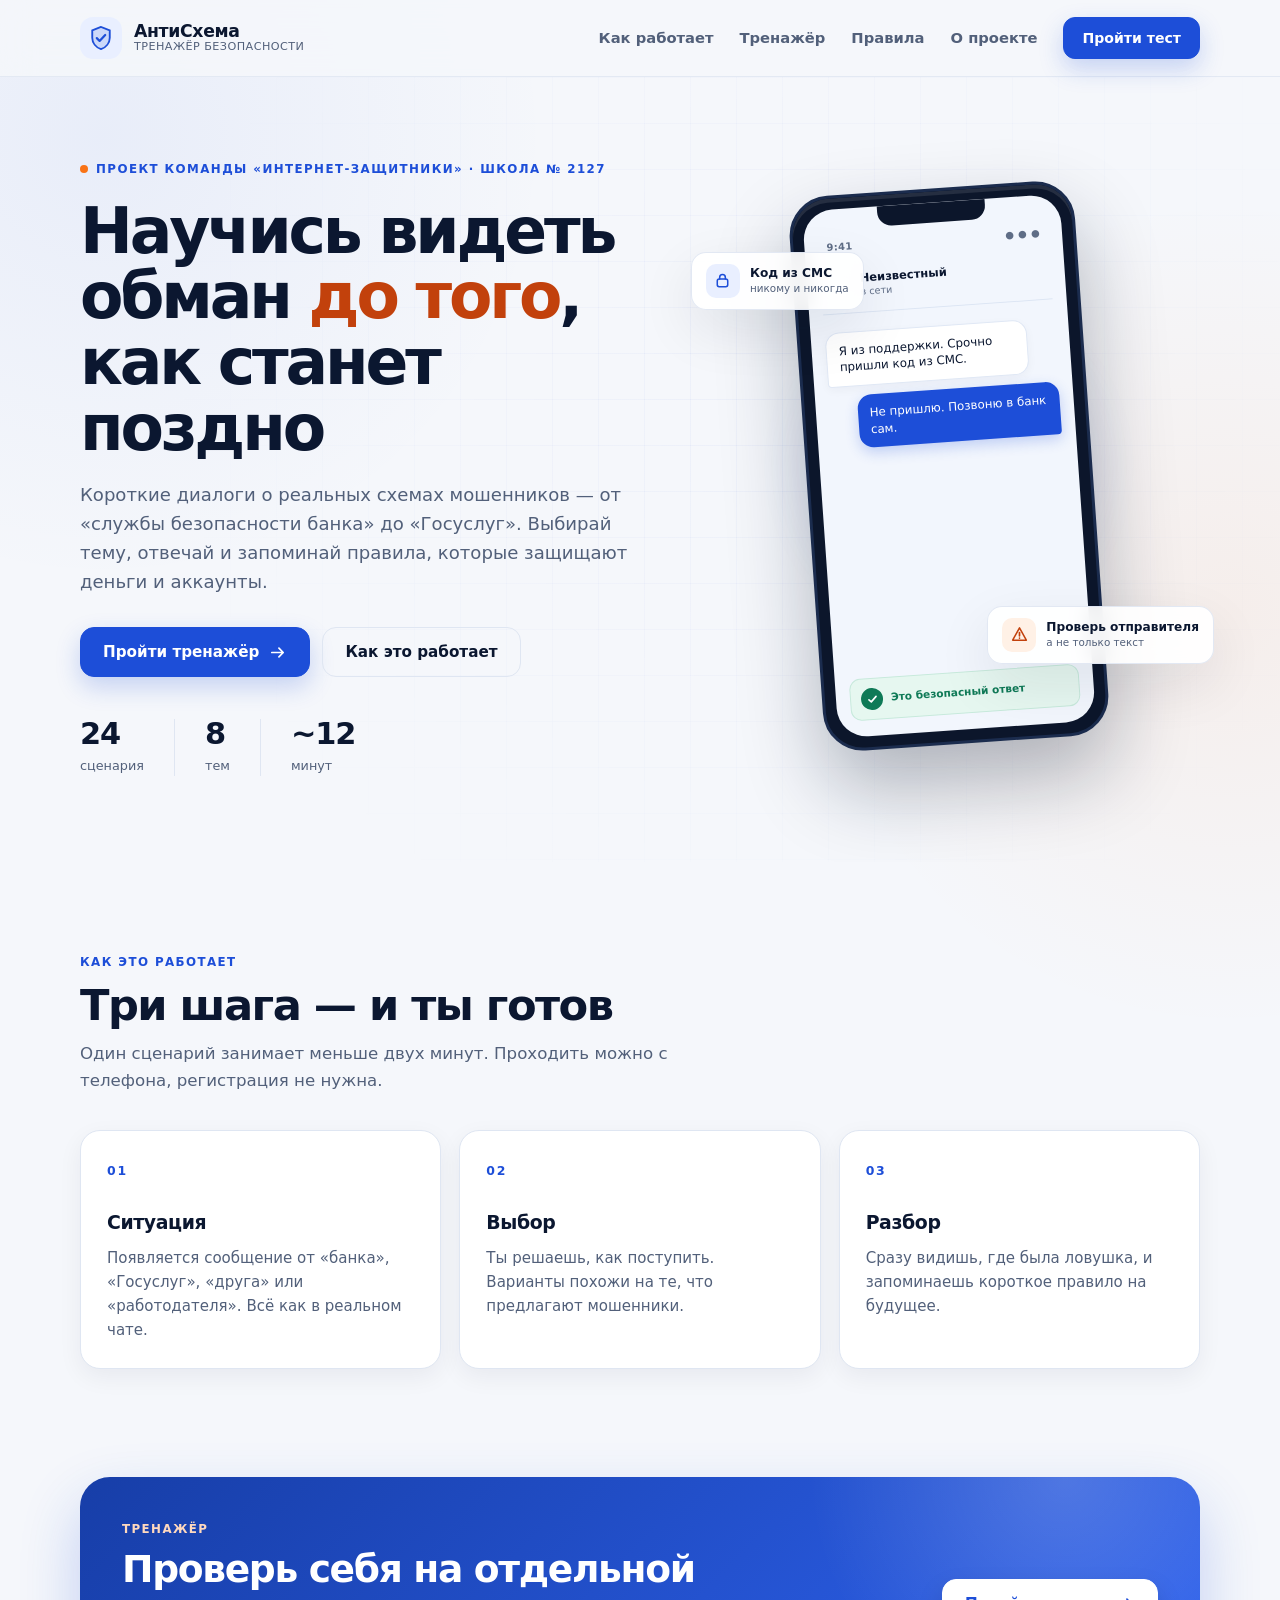
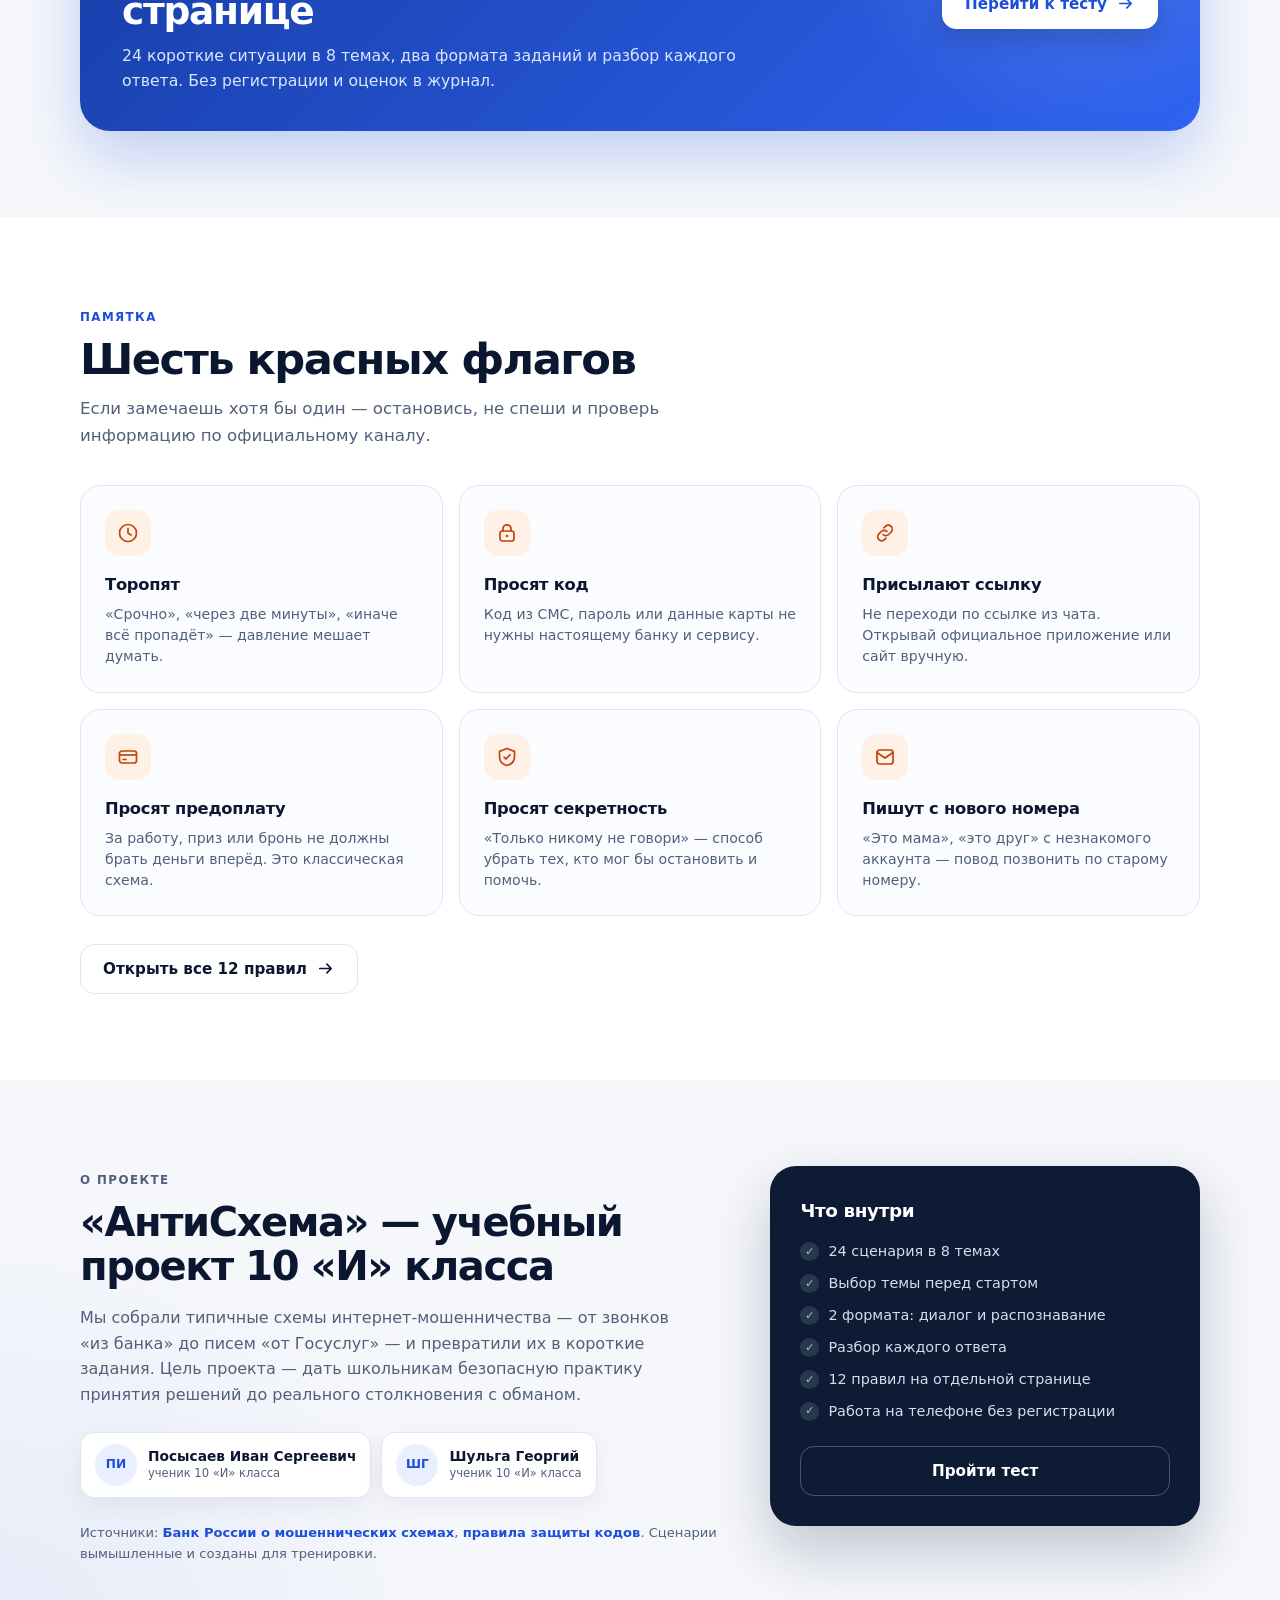
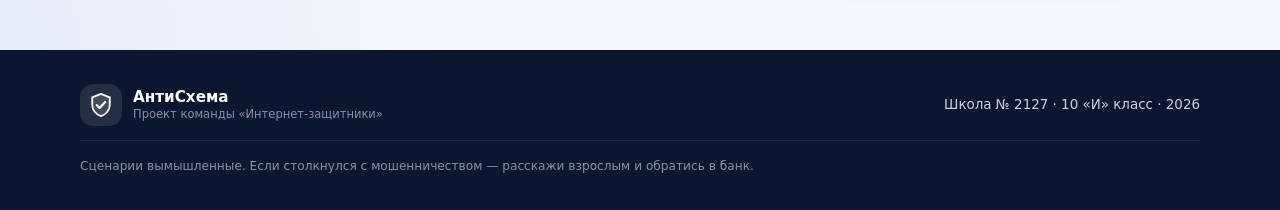
<file: index.html>
<!DOCTYPE html>
<html lang="ru">
<head>
  <meta charset="UTF-8">
  <meta name="viewport" content="width=device-width, initial-scale=1">
  <meta name="description" content="АнтиСхема — интерактивный тренажёр против интернет-мошенничества для школьников. 24 сценария в 8 темах, разбор ответов и 12 правил безопасности.">
  <meta name="theme-color" content="#1d4ed8">
  <title>АнтиСхема — тренажёр против интернет-мошенничества</title>
  <link rel="icon" href="assets/favicon.svg" type="image/svg+xml">
  <link rel="stylesheet" href="css/styles.css">
</head>
<body>
  <a class="skip-link" href="#top">Перейти к содержанию</a>

  <header class="site-header">
    <div class="container header-inner">
      <a class="brand" href="#top" aria-label="АнтиСхема — на главную">
        <span class="brand-mark" aria-hidden="true">
          <svg viewBox="0 0 24 24" fill="none">
            <path d="M12 2.5 4.5 5.5v6.2c0 4.6 3.2 8.4 7.5 9.8 4.3-1.4 7.5-5.2 7.5-9.8V5.5L12 2.5Z" fill="currentColor" opacity=".14"/>
            <path d="M12 2.5 4.5 5.5v6.2c0 4.6 3.2 8.4 7.5 9.8 4.3-1.4 7.5-5.2 7.5-9.8V5.5L12 2.5Z" stroke="currentColor" stroke-width="1.6"/>
            <path d="m8.4 12.1 2.4 2.4 4.8-5.1" stroke="currentColor" stroke-width="1.9" stroke-linecap="round" stroke-linejoin="round"/>
          </svg>
        </span>
        <span class="brand-text">
          <strong>АнтиСхема</strong>
          <small>тренажёр безопасности</small>
        </span>
      </a>

      <button class="nav-toggle" type="button" aria-expanded="false" aria-controls="site-nav" aria-label="Открыть меню">
        <span></span><span></span><span></span>
      </button>

      <nav class="site-nav" id="site-nav" aria-label="Основная навигация">
        <a href="#how">Как работает</a>
        <a href="trainer.html">Тренажёр</a>
        <a href="rules.html">Правила</a>
        <a href="#about">О проекте</a>
        <a class="button button-small" href="trainer.html">Пройти тест</a>
      </nav>
    </div>
  </header>

  <main id="top">
    <section class="hero">
      <div class="container hero-grid">
        <div class="hero-copy">
          <p class="eyebrow"><span class="pulse-dot" aria-hidden="true"></span> Проект команды «Интернет-защитники» · Школа № 2127</p>
          <h1>Научись видеть обман <span class="accent">до того</span>, как станет поздно</h1>
          <p class="lead">Короткие диалоги о реальных схемах мошенников — от «службы безопасности банка» до «Госуслуг». Выбирай тему, отвечай и запоминай правила, которые защищают деньги и аккаунты.</p>
          <div class="hero-actions">
            <a class="button" href="trainer.html">
              Пройти тренажёр
              <svg viewBox="0 0 20 20" fill="none" aria-hidden="true"><path d="M4 10h12m0 0-4.5-4.5M16 10l-4.5 4.5" stroke="currentColor" stroke-width="1.8" stroke-linecap="round" stroke-linejoin="round"/></svg>
            </a>
            <a class="button button-ghost" href="#how">Как это работает</a>
          </div>
          <dl class="hero-stats">
            <div><dt>24</dt><dd>сценария</dd></div>
            <div><dt>8</dt><dd>тем</dd></div>
            <div><dt>~12</dt><dd>минут</dd></div>
          </dl>
        </div>

        <div class="hero-visual" aria-hidden="true">
          <div class="hero-glow"></div>
          <div class="phone">
            <div class="phone-notch"></div>
            <div class="phone-screen">
              <div class="phone-status"><span>9:41</span><span>● ● ●</span></div>
              <div class="phone-contact">
                <span class="avatar avatar-sm">?</span>
                <div><strong>Неизвестный</strong><small>в сети</small></div>
              </div>
              <div class="phone-chat">
                <div class="bubble bubble-them">Я из поддержки. Срочно пришли код из СМС.</div>
                <div class="bubble bubble-me">Не пришлю. Позвоню в банк сам.</div>
              </div>
              <div class="phone-verdict">
                <span class="mini-check">
                  <svg viewBox="0 0 16 16" fill="none"><path d="m3.5 8.2 2.7 2.7 6.3-6.3" stroke="currentColor" stroke-width="2" stroke-linecap="round" stroke-linejoin="round"/></svg>
                </span>
                Это безопасный ответ
              </div>
            </div>
          </div>
          <div class="float-card float-card-a">
            <span class="float-icon float-icon-blue">
              <svg viewBox="0 0 20 20" fill="none"><rect x="4.5" y="8.5" width="11" height="8" rx="2" stroke="currentColor" stroke-width="1.6"/><path d="M7 8.5V6.8a3 3 0 0 1 6 0v1.7" stroke="currentColor" stroke-width="1.6" stroke-linecap="round"/></svg>
            </span>
            <div><strong>Код из СМС</strong><small>никому и никогда</small></div>
          </div>
          <div class="float-card float-card-b">
            <span class="float-icon float-icon-orange">
              <svg viewBox="0 0 20 20" fill="none"><path d="M10 3 2.8 16h14.4L10 3Z" stroke="currentColor" stroke-width="1.6" stroke-linejoin="round"/><path d="M10 8v3.4" stroke="currentColor" stroke-width="1.8" stroke-linecap="round"/><circle cx="10" cy="13.8" r=".9" fill="currentColor"/></svg>
            </span>
            <div><strong>Проверь отправителя</strong><small>а не только текст</small></div>
          </div>
        </div>
      </div>
    </section>

    <section class="section" id="how">
      <div class="container">
        <div class="section-head">
          <p class="eyebrow">Как это работает</p>
          <h2>Три шага — и ты готов</h2>
          <p>Один сценарий занимает меньше двух минут. Проходить можно с телефона, регистрация не нужна.</p>
        </div>
        <ol class="steps">
          <li class="step-card">
            <span class="step-num">01</span>
            <h3>Ситуация</h3>
            <p>Появляется сообщение от «банка», «Госуслуг», «друга» или «работодателя». Всё как в реальном чате.</p>
          </li>
          <li class="step-card">
            <span class="step-num">02</span>
            <h3>Выбор</h3>
            <p>Ты решаешь, как поступить. Варианты похожи на те, что предлагают мошенники.</p>
          </li>
          <li class="step-card">
            <span class="step-num">03</span>
            <h3>Разбор</h3>
            <p>Сразу видишь, где была ловушка, и запоминаешь короткое правило на будущее.</p>
          </li>
        </ol>
      </div>
    </section>

    <section class="section cta-section" id="start">
      <div class="container">
        <div class="cta-panel">
          <div class="cta-copy">
            <p class="eyebrow">Тренажёр</p>
            <h2>Проверь себя на отдельной странице</h2>
            <p>24 короткие ситуации в 8 темах, два формата заданий и разбор каждого ответа. Без регистрации и оценок в журнал.</p>
          </div>
          <a class="button" href="trainer.html">
            Перейти к тесту
            <svg viewBox="0 0 20 20" fill="none" aria-hidden="true"><path d="M4 10h12m0 0-4.5-4.5M16 10l-4.5 4.5" stroke="currentColor" stroke-width="1.8" stroke-linecap="round" stroke-linejoin="round"/></svg>
          </a>
        </div>
      </div>
    </section>

    <section class="section flags-section" id="flags">
      <div class="container">
        <div class="section-head">
          <p class="eyebrow">Памятка</p>
          <h2>Шесть красных флагов</h2>
          <p>Если замечаешь хотя бы один — остановись, не спеши и проверь информацию по официальному каналу.</p>
        </div>
        <div class="flags-grid">
          <article class="flag-card">
            <span class="flag-icon">
              <svg viewBox="0 0 24 24" fill="none"><circle cx="12" cy="12" r="8.5" stroke="currentColor" stroke-width="1.7"/><path d="M12 7.5V12l3 2" stroke="currentColor" stroke-width="1.7" stroke-linecap="round" stroke-linejoin="round"/></svg>
            </span>
            <h3>Торопят</h3>
            <p>«Срочно», «через две минуты», «иначе всё пропадёт» — давление мешает думать.</p>
          </article>
          <article class="flag-card">
            <span class="flag-icon">
              <svg viewBox="0 0 24 24" fill="none"><rect x="5" y="10" width="14" height="10" rx="2.5" stroke="currentColor" stroke-width="1.7"/><path d="M8 10V7.8a4 4 0 0 1 8 0V10" stroke="currentColor" stroke-width="1.7" stroke-linecap="round"/><circle cx="12" cy="15" r="1.3" fill="currentColor"/></svg>
            </span>
            <h3>Просят код</h3>
            <p>Код из СМС, пароль или данные карты не нужны настоящему банку и сервису.</p>
          </article>
          <article class="flag-card">
            <span class="flag-icon">
              <svg viewBox="0 0 24 24" fill="none"><path d="M10 13.5a4 4 0 0 0 5.7 0l2.4-2.4a4 4 0 0 0-5.7-5.7L11 6.8" stroke="currentColor" stroke-width="1.7" stroke-linecap="round"/><path d="M14 10.5a4 4 0 0 0-5.7 0l-2.4 2.4a4 4 0 0 0 5.7 5.7l1.4-1.4" stroke="currentColor" stroke-width="1.7" stroke-linecap="round"/></svg>
            </span>
            <h3>Присылают ссылку</h3>
            <p>Не переходи по ссылке из чата. Открывай официальное приложение или сайт вручную.</p>
          </article>
          <article class="flag-card">
            <span class="flag-icon">
              <svg viewBox="0 0 24 24" fill="none"><rect x="3.5" y="6" width="17" height="12" rx="2.5" stroke="currentColor" stroke-width="1.7"/><path d="M3.5 10h17" stroke="currentColor" stroke-width="1.7"/><path d="M7 14.5h3" stroke="currentColor" stroke-width="1.7" stroke-linecap="round"/></svg>
            </span>
            <h3>Просят предоплату</h3>
            <p>За работу, приз или бронь не должны брать деньги вперёд. Это классическая схема.</p>
          </article>
          <article class="flag-card">
            <span class="flag-icon">
              <svg viewBox="0 0 24 24" fill="none"><path d="M12 3.5 4.5 6.4v5.3c0 4.1 3 7.6 7.5 8.8 4.5-1.2 7.5-4.7 7.5-8.8V6.4L12 3.5Z" stroke="currentColor" stroke-width="1.7"/><path d="M9 12.2 11 14l4-4.3" stroke="currentColor" stroke-width="1.7" stroke-linecap="round" stroke-linejoin="round"/></svg>
            </span>
            <h3>Просят секретность</h3>
            <p>«Только никому не говори» — способ убрать тех, кто мог бы остановить и помочь.</p>
          </article>
          <article class="flag-card">
            <span class="flag-icon">
              <svg viewBox="0 0 24 24" fill="none"><path d="M4 7.5 12 13l8-5.5" stroke="currentColor" stroke-width="1.7" stroke-linecap="round" stroke-linejoin="round"/><rect x="4" y="5" width="16" height="14" rx="2.5" stroke="currentColor" stroke-width="1.7"/></svg>
            </span>
            <h3>Пишут с нового номера</h3>
            <p>«Это мама», «это друг» с незнакомого аккаунта — повод позвонить по старому номеру.</p>
          </article>
        </div>
        <div class="section-cta">
          <a class="button button-ghost" href="rules.html">
            Открыть все 12 правил
            <svg viewBox="0 0 20 20" fill="none" aria-hidden="true"><path d="M4 10h12m0 0-4.5-4.5M16 10l-4.5 4.5" stroke="currentColor" stroke-width="1.8" stroke-linecap="round" stroke-linejoin="round"/></svg>
          </a>
        </div>
      </div>
    </section>

    <section class="section about-section" id="about">
      <div class="container about-grid">
        <div class="about-copy">
          <p class="eyebrow">О проекте</p>
          <h2>«АнтиСхема» — учебный проект 10 «И» класса</h2>
          <p>Мы собрали типичные схемы интернет-мошенничества — от звонков «из банка» до писем «от Госуслуг» — и превратили их в короткие задания. Цель проекта — дать школьникам безопасную практику принятия решений до реального столкновения с обманом.</p>
          <div class="authors">
            <div class="author-card">
              <span class="author-avatar">ПИ</span>
              <div><strong>Посысаев Иван Сергеевич</strong><small>ученик 10 «И» класса</small></div>
            </div>
            <div class="author-card">
              <span class="author-avatar">ШГ</span>
              <div><strong>Шульга Георгий</strong><small>ученик 10 «И» класса</small></div>
            </div>
          </div>
          <p class="sources">
            Источники:
            <a href="https://www.cbr.ru/information_security/pmp/" target="_blank" rel="noopener noreferrer">Банк России о мошеннических схемах</a>,
            <a href="https://www.cbr.ru/Reception/TopicalMessage/Page/6327" target="_blank" rel="noopener noreferrer">правила защиты кодов</a>.
            Сценарии вымышленные и созданы для тренировки.
          </p>
        </div>
        <aside class="about-card">
          <h3>Что внутри</h3>
          <ul class="check-list">
            <li>24 сценария в 8 темах</li>
            <li>Выбор темы перед стартом</li>
            <li>2 формата: диалог и распознавание</li>
            <li>Разбор каждого ответа</li>
            <li>12 правил на отдельной странице</li>
            <li>Работа на телефоне без регистрации</li>
          </ul>
          <a class="button button-ghost" href="trainer.html">Пройти тест</a>
        </aside>
      </div>
    </section>
  </main>

  <footer class="site-footer">
    <div class="container footer-inner">
      <div class="footer-brand">
        <span class="brand-mark" aria-hidden="true">
          <svg viewBox="0 0 24 24" fill="none">
            <path d="M12 2.5 4.5 5.5v6.2c0 4.6 3.2 8.4 7.5 9.8 4.3-1.4 7.5-5.2 7.5-9.8V5.5L12 2.5Z" fill="currentColor" opacity=".14"/>
            <path d="M12 2.5 4.5 5.5v6.2c0 4.6 3.2 8.4 7.5 9.8 4.3-1.4 7.5-5.2 7.5-9.8V5.5L12 2.5Z" stroke="currentColor" stroke-width="1.6"/>
            <path d="m8.4 12.1 2.4 2.4 4.8-5.1" stroke="currentColor" stroke-width="1.9" stroke-linecap="round" stroke-linejoin="round"/>
          </svg>
        </span>
        <div><strong>АнтиСхема</strong><small>Проект команды «Интернет-защитники»</small></div>
      </div>
      <p>Школа № 2127 · 10 «И» класс · 2026</p>
      <p class="footer-note">Сценарии вымышленные. Если столкнулся с мошенничеством — расскажи взрослым и обратись в банк.</p>
    </div>
  </footer>

  <script src="js/site.js"></script>
</body>
</html>
</file>
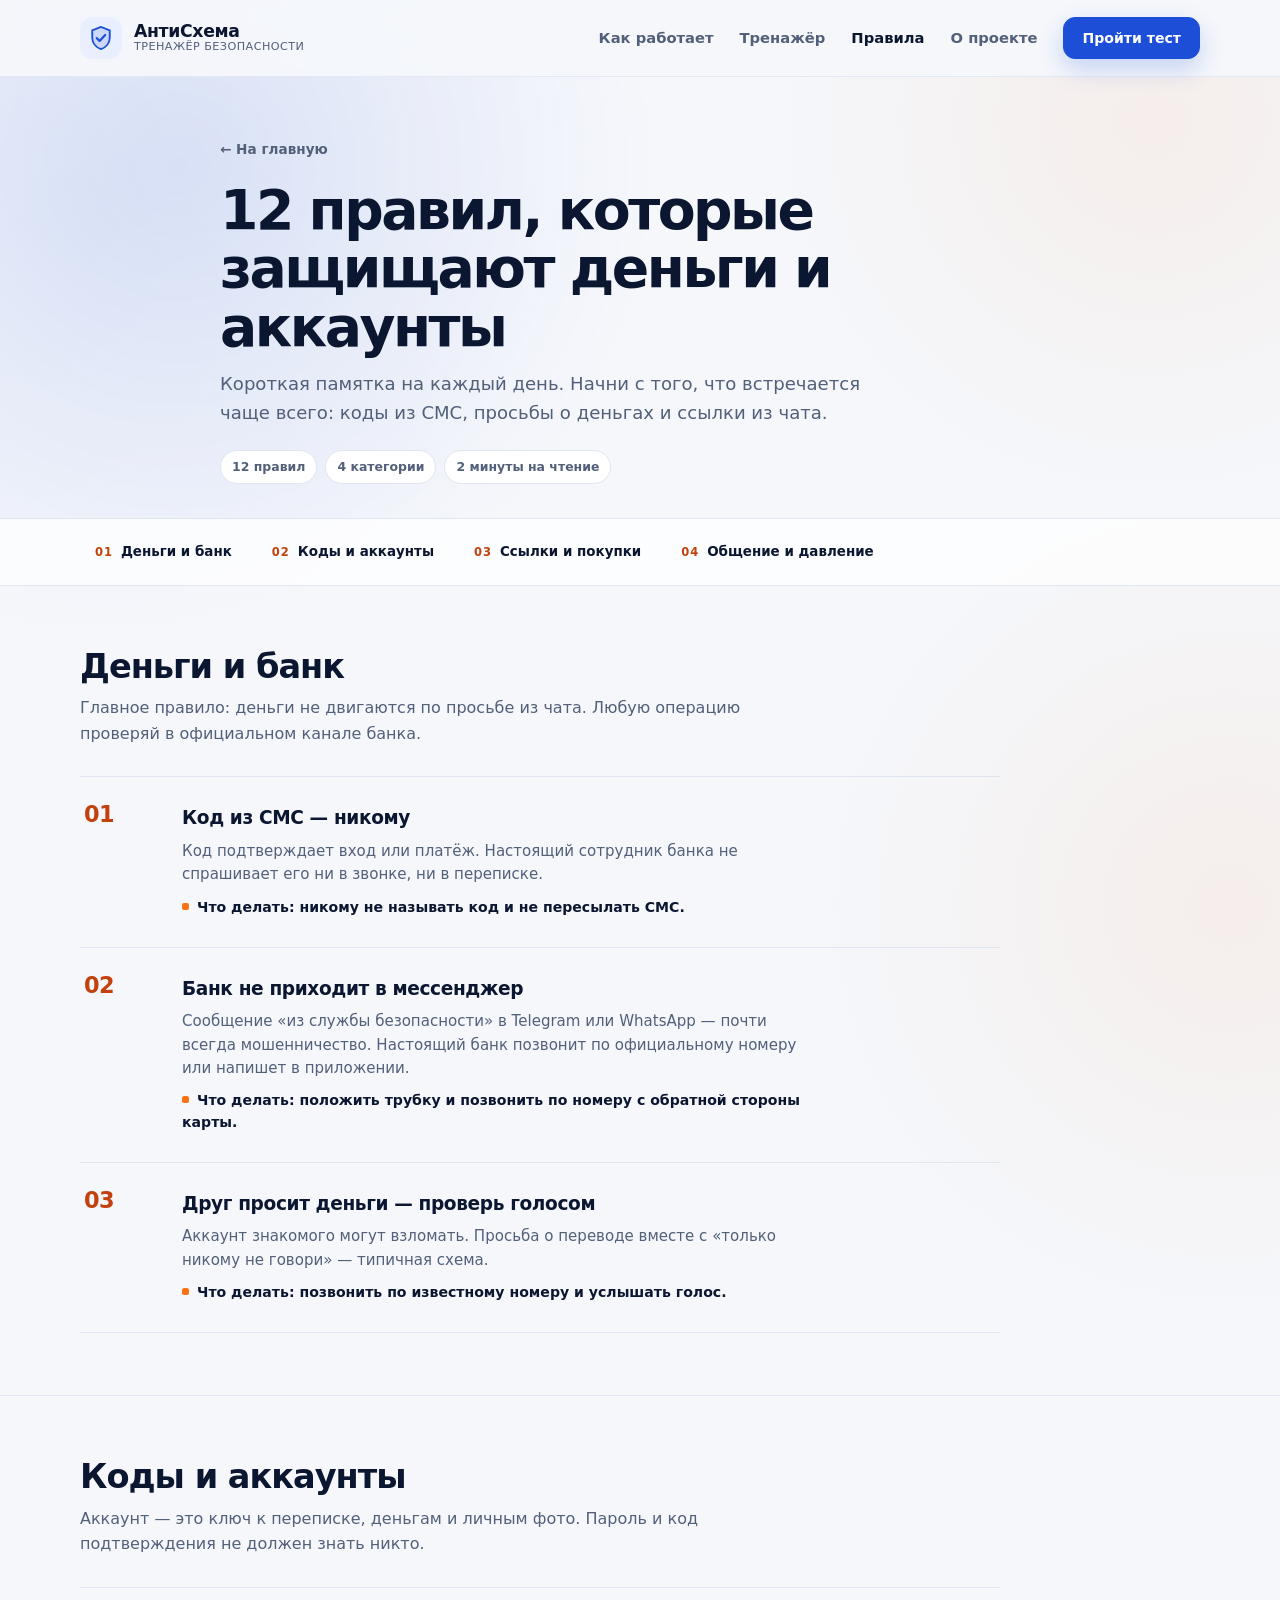
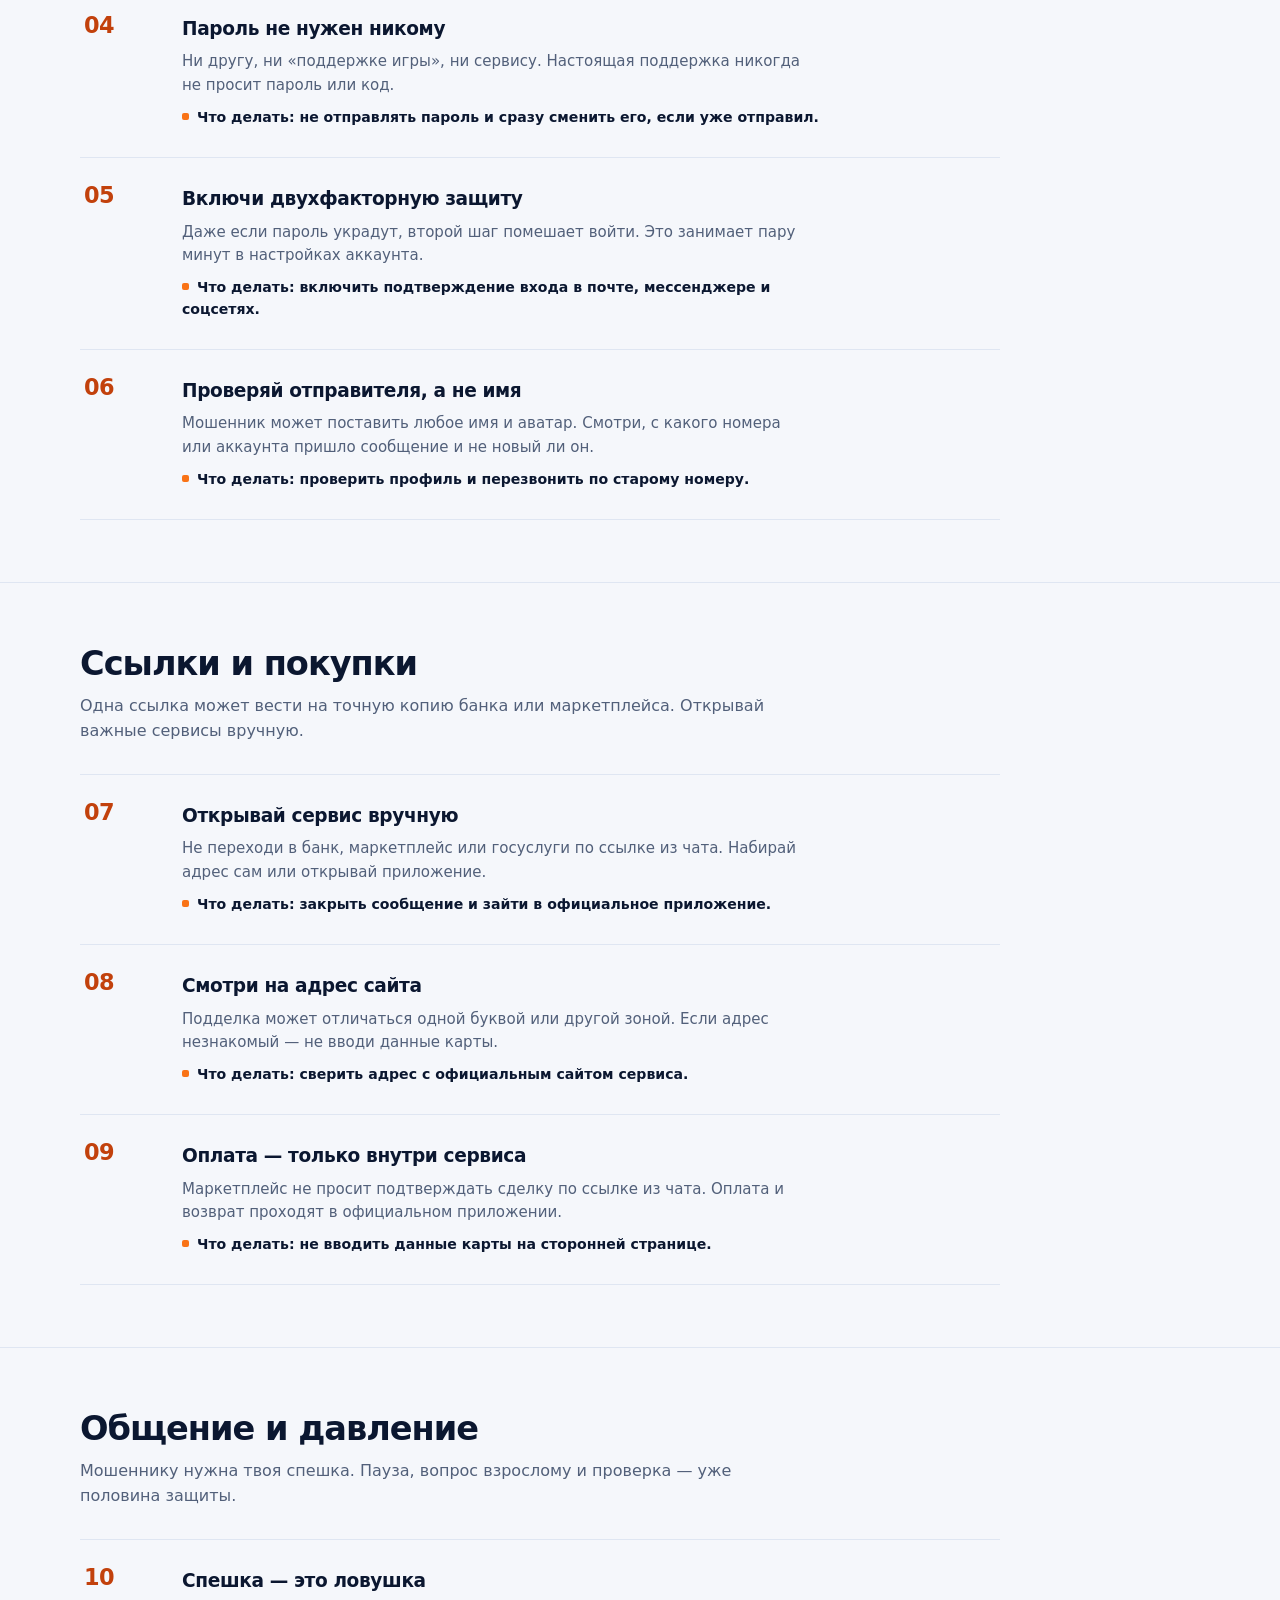
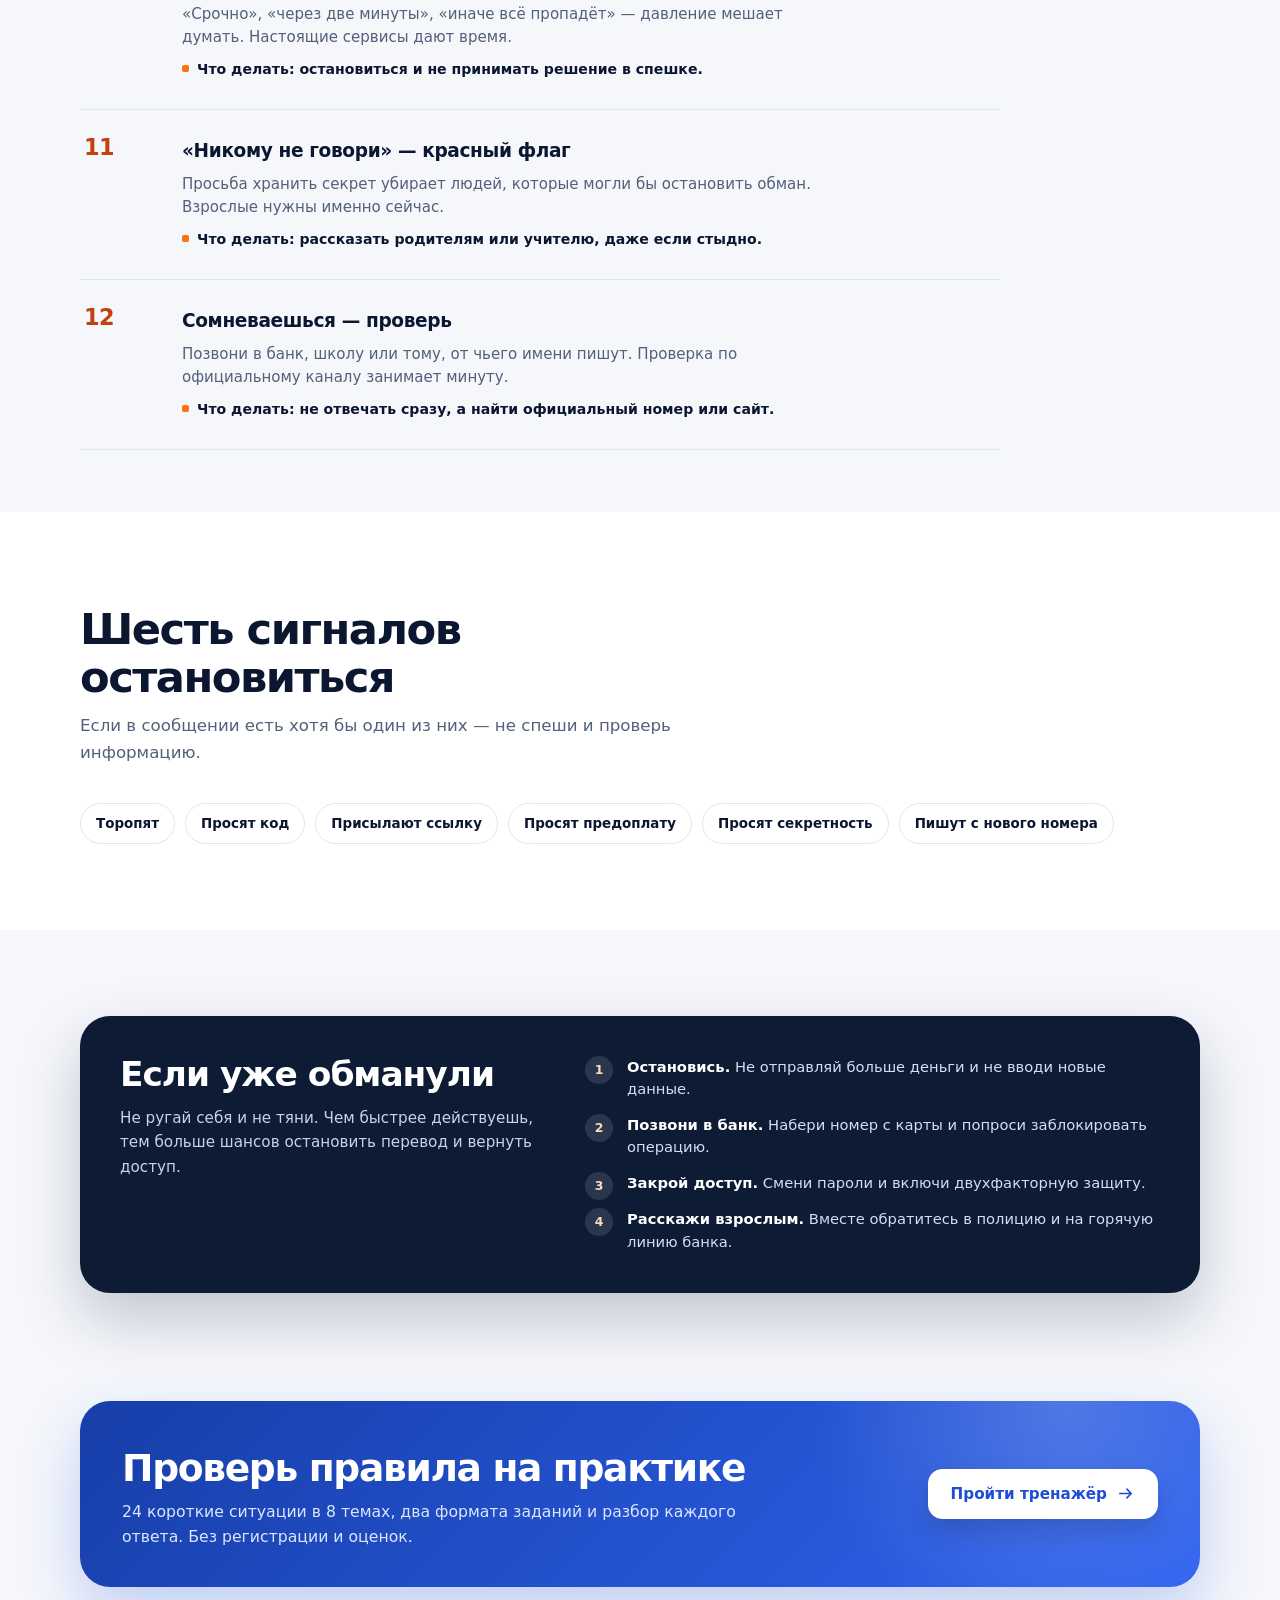
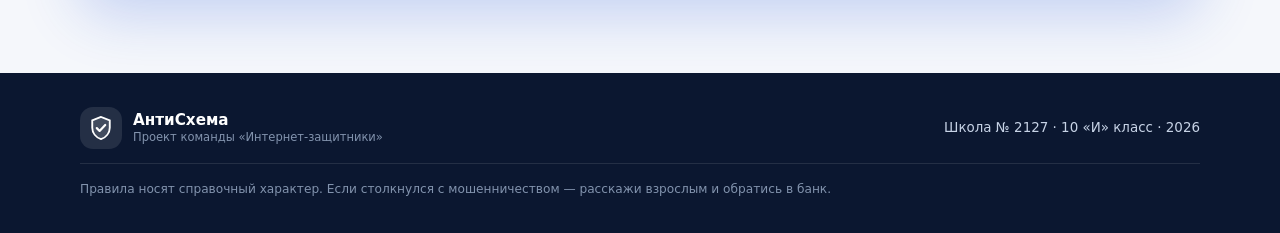
<file: rules.html>
<!DOCTYPE html>
<html lang="ru">
<head>
  <meta charset="UTF-8">
  <meta name="viewport" content="width=device-width, initial-scale=1">
  <meta name="description" content="АнтиСхема — 12 правил защиты от интернет-мошенников: деньги, коды, ссылки и давление. Что делать, если уже обманули.">
  <meta name="theme-color" content="#1d4ed8">
  <title>Правила защиты — АнтиСхема</title>
  <link rel="icon" href="assets/favicon.svg" type="image/svg+xml">
  <link rel="stylesheet" href="css/styles.css">
</head>
<body>
  <a class="skip-link" href="#rules">Перейти к правилам</a>

  <header class="site-header">
    <div class="container header-inner">
      <a class="brand" href="index.html" aria-label="АнтиСхема — на главную">
        <span class="brand-mark" aria-hidden="true">
          <svg viewBox="0 0 24 24" fill="none">
            <path d="M12 2.5 4.5 5.5v6.2c0 4.6 3.2 8.4 7.5 9.8 4.3-1.4 7.5-5.2 7.5-9.8V5.5L12 2.5Z" fill="currentColor" opacity=".14"/>
            <path d="M12 2.5 4.5 5.5v6.2c0 4.6 3.2 8.4 7.5 9.8 4.3-1.4 7.5-5.2 7.5-9.8V5.5L12 2.5Z" stroke="currentColor" stroke-width="1.6"/>
            <path d="m8.4 12.1 2.4 2.4 4.8-5.1" stroke="currentColor" stroke-width="1.9" stroke-linecap="round" stroke-linejoin="round"/>
          </svg>
        </span>
        <span class="brand-text">
          <strong>АнтиСхема</strong>
          <small>тренажёр безопасности</small>
        </span>
      </a>

      <button class="nav-toggle" type="button" aria-expanded="false" aria-controls="site-nav" aria-label="Открыть меню">
        <span></span><span></span><span></span>
      </button>

      <nav class="site-nav" id="site-nav" aria-label="Основная навигация">
        <a href="index.html#how">Как работает</a>
        <a href="trainer.html">Тренажёр</a>
        <a href="rules.html" aria-current="page">Правила</a>
        <a href="index.html#about">О проекте</a>
        <a class="button button-small" href="trainer.html">Пройти тест</a>
      </nav>
    </div>
  </header>

  <main id="top">
    <section class="page-hero rules-hero">
      <div class="container page-hero-inner">
        <a class="back-link" href="index.html">← На главную</a>
        <h1>12 правил, которые защищают деньги и аккаунты</h1>
        <p class="lead">Короткая памятка на каждый день. Начни с того, что встречается чаще всего: коды из СМС, просьбы о деньгах и ссылки из чата.</p>
        <div class="page-hero-meta">
          <span>12 правил</span>
          <span>4 категории</span>
          <span>2 минуты на чтение</span>
        </div>
      </div>
    </section>

    <nav class="rules-toc" aria-label="Категории правил">
      <div class="container rules-toc-inner">
        <a href="#money"><span>01</span> Деньги и банк</a>
        <a href="#accounts"><span>02</span> Коды и аккаунты</a>
        <a href="#links"><span>03</span> Ссылки и покупки</a>
        <a href="#pressure"><span>04</span> Общение и давление</a>
      </div>
    </nav>

    <div id="rules">
      <section class="section rules-section" id="money">
        <div class="container">
          <div class="rules-head">
            <h2>Деньги и банк</h2>
            <p>Главное правило: деньги не двигаются по просьбе из чата. Любую операцию проверяй в официальном канале банка.</p>
          </div>
          <div class="rule-list">
            <article class="rule-card">
              <span class="rule-number">01</span>
              <div class="rule-body">
                <h3>Код из СМС — никому</h3>
                <p>Код подтверждает вход или платёж. Настоящий сотрудник банка не спрашивает его ни в звонке, ни в переписке.</p>
                <p class="rule-action">Что делать: никому не называть код и не пересылать СМС.</p>
              </div>
            </article>
            <article class="rule-card">
              <span class="rule-number">02</span>
              <div class="rule-body">
                <h3>Банк не приходит в мессенджер</h3>
                <p>Сообщение «из службы безопасности» в Telegram или WhatsApp — почти всегда мошенничество. Настоящий банк позвонит по официальному номеру или напишет в приложении.</p>
                <p class="rule-action">Что делать: положить трубку и позвонить по номеру с обратной стороны карты.</p>
              </div>
            </article>
            <article class="rule-card">
              <span class="rule-number">03</span>
              <div class="rule-body">
                <h3>Друг просит деньги — проверь голосом</h3>
                <p>Аккаунт знакомого могут взломать. Просьба о переводе вместе с «только никому не говори» — типичная схема.</p>
                <p class="rule-action">Что делать: позвонить по известному номеру и услышать голос.</p>
              </div>
            </article>
          </div>
        </div>
      </section>

      <section class="section rules-section" id="accounts">
        <div class="container">
          <div class="rules-head">
            <h2>Коды и аккаунты</h2>
            <p>Аккаунт — это ключ к переписке, деньгам и личным фото. Пароль и код подтверждения не должен знать никто.</p>
          </div>
          <div class="rule-list">
            <article class="rule-card">
              <span class="rule-number">04</span>
              <div class="rule-body">
                <h3>Пароль не нужен никому</h3>
                <p>Ни другу, ни «поддержке игры», ни сервису. Настоящая поддержка никогда не просит пароль или код.</p>
                <p class="rule-action">Что делать: не отправлять пароль и сразу сменить его, если уже отправил.</p>
              </div>
            </article>
            <article class="rule-card">
              <span class="rule-number">05</span>
              <div class="rule-body">
                <h3>Включи двухфакторную защиту</h3>
                <p>Даже если пароль украдут, второй шаг помешает войти. Это занимает пару минут в настройках аккаунта.</p>
                <p class="rule-action">Что делать: включить подтверждение входа в почте, мессенджере и соцсетях.</p>
              </div>
            </article>
            <article class="rule-card">
              <span class="rule-number">06</span>
              <div class="rule-body">
                <h3>Проверяй отправителя, а не имя</h3>
                <p>Мошенник может поставить любое имя и аватар. Смотри, с какого номера или аккаунта пришло сообщение и не новый ли он.</p>
                <p class="rule-action">Что делать: проверить профиль и перезвонить по старому номеру.</p>
              </div>
            </article>
          </div>
        </div>
      </section>

      <section class="section rules-section" id="links">
        <div class="container">
          <div class="rules-head">
            <h2>Ссылки и покупки</h2>
            <p>Одна ссылка может вести на точную копию банка или маркетплейса. Открывай важные сервисы вручную.</p>
          </div>
          <div class="rule-list">
            <article class="rule-card">
              <span class="rule-number">07</span>
              <div class="rule-body">
                <h3>Открывай сервис вручную</h3>
                <p>Не переходи в банк, маркетплейс или госуслуги по ссылке из чата. Набирай адрес сам или открывай приложение.</p>
                <p class="rule-action">Что делать: закрыть сообщение и зайти в официальное приложение.</p>
              </div>
            </article>
            <article class="rule-card">
              <span class="rule-number">08</span>
              <div class="rule-body">
                <h3>Смотри на адрес сайта</h3>
                <p>Подделка может отличаться одной буквой или другой зоной. Если адрес незнакомый — не вводи данные карты.</p>
                <p class="rule-action">Что делать: сверить адрес с официальным сайтом сервиса.</p>
              </div>
            </article>
            <article class="rule-card">
              <span class="rule-number">09</span>
              <div class="rule-body">
                <h3>Оплата — только внутри сервиса</h3>
                <p>Маркетплейс не просит подтверждать сделку по ссылке из чата. Оплата и возврат проходят в официальном приложении.</p>
                <p class="rule-action">Что делать: не вводить данные карты на сторонней странице.</p>
              </div>
            </article>
          </div>
        </div>
      </section>

      <section class="section rules-section" id="pressure">
        <div class="container">
          <div class="rules-head">
            <h2>Общение и давление</h2>
            <p>Мошеннику нужна твоя спешка. Пауза, вопрос взрослому и проверка — уже половина защиты.</p>
          </div>
          <div class="rule-list">
            <article class="rule-card">
              <span class="rule-number">10</span>
              <div class="rule-body">
                <h3>Спешка — это ловушка</h3>
                <p>«Срочно», «через две минуты», «иначе всё пропадёт» — давление мешает думать. Настоящие сервисы дают время.</p>
                <p class="rule-action">Что делать: остановиться и не принимать решение в спешке.</p>
              </div>
            </article>
            <article class="rule-card">
              <span class="rule-number">11</span>
              <div class="rule-body">
                <h3>«Никому не говори» — красный флаг</h3>
                <p>Просьба хранить секрет убирает людей, которые могли бы остановить обман. Взрослые нужны именно сейчас.</p>
                <p class="rule-action">Что делать: рассказать родителям или учителю, даже если стыдно.</p>
              </div>
            </article>
            <article class="rule-card">
              <span class="rule-number">12</span>
              <div class="rule-body">
                <h3>Сомневаешься — проверь</h3>
                <p>Позвони в банк, школу или тому, от чьего имени пишут. Проверка по официальному каналу занимает минуту.</p>
                <p class="rule-action">Что делать: не отвечать сразу, а найти официальный номер или сайт.</p>
              </div>
            </article>
          </div>
        </div>
      </section>
    </div>

    <section class="section flags-section" id="flags">
      <div class="container">
        <div class="section-head">
          <h2>Шесть сигналов остановиться</h2>
          <p>Если в сообщении есть хотя бы один из них — не спеши и проверь информацию.</p>
        </div>
        <ul class="flags-strip">
          <li>Торопят</li>
          <li>Просят код</li>
          <li>Присылают ссылку</li>
          <li>Просят предоплату</li>
          <li>Просят секретность</li>
          <li>Пишут с нового номера</li>
        </ul>
      </div>
    </section>

    <section class="section emergency-section" id="emergency">
      <div class="container">
        <div class="emergency-panel">
          <div class="emergency-copy">
            <h2>Если уже обманули</h2>
            <p>Не ругай себя и не тяни. Чем быстрее действуешь, тем больше шансов остановить перевод и вернуть доступ.</p>
          </div>
          <ol class="emergency-steps">
            <li><strong>Остановись.</strong> Не отправляй больше деньги и не вводи новые данные.</li>
            <li><strong>Позвони в банк.</strong> Набери номер с карты и попроси заблокировать операцию.</li>
            <li><strong>Закрой доступ.</strong> Смени пароли и включи двухфакторную защиту.</li>
            <li><strong>Расскажи взрослым.</strong> Вместе обратитесь в полицию и на горячую линию банка.</li>
          </ol>
        </div>
      </div>
    </section>

    <section class="section cta-section">
      <div class="container">
        <div class="cta-panel">
          <div class="cta-copy">
            <h2>Проверь правила на практике</h2>
            <p>24 короткие ситуации в 8 темах, два формата заданий и разбор каждого ответа. Без регистрации и оценок.</p>
          </div>
          <a class="button" href="trainer.html">
            Пройти тренажёр
            <svg viewBox="0 0 20 20" fill="none" aria-hidden="true"><path d="M4 10h12m0 0-4.5-4.5M16 10l-4.5 4.5" stroke="currentColor" stroke-width="1.8" stroke-linecap="round" stroke-linejoin="round"/></svg>
          </a>
        </div>
      </div>
    </section>
  </main>

  <footer class="site-footer">
    <div class="container footer-inner">
      <div class="footer-brand">
        <span class="brand-mark" aria-hidden="true">
          <svg viewBox="0 0 24 24" fill="none">
            <path d="M12 2.5 4.5 5.5v6.2c0 4.6 3.2 8.4 7.5 9.8 4.3-1.4 7.5-5.2 7.5-9.8V5.5L12 2.5Z" fill="currentColor" opacity=".14"/>
            <path d="M12 2.5 4.5 5.5v6.2c0 4.6 3.2 8.4 7.5 9.8 4.3-1.4 7.5-5.2 7.5-9.8V5.5L12 2.5Z" stroke="currentColor" stroke-width="1.6"/>
            <path d="m8.4 12.1 2.4 2.4 4.8-5.1" stroke="currentColor" stroke-width="1.9" stroke-linecap="round" stroke-linejoin="round"/>
          </svg>
        </span>
        <div><strong>АнтиСхема</strong><small>Проект команды «Интернет-защитники»</small></div>
      </div>
      <p>Школа № 2127 · 10 «И» класс · 2026</p>
      <p class="footer-note">Правила носят справочный характер. Если столкнулся с мошенничеством — расскажи взрослым и обратись в банк.</p>
    </div>
  </footer>

  <script src="js/site.js"></script>
</body>
</html>
</file>
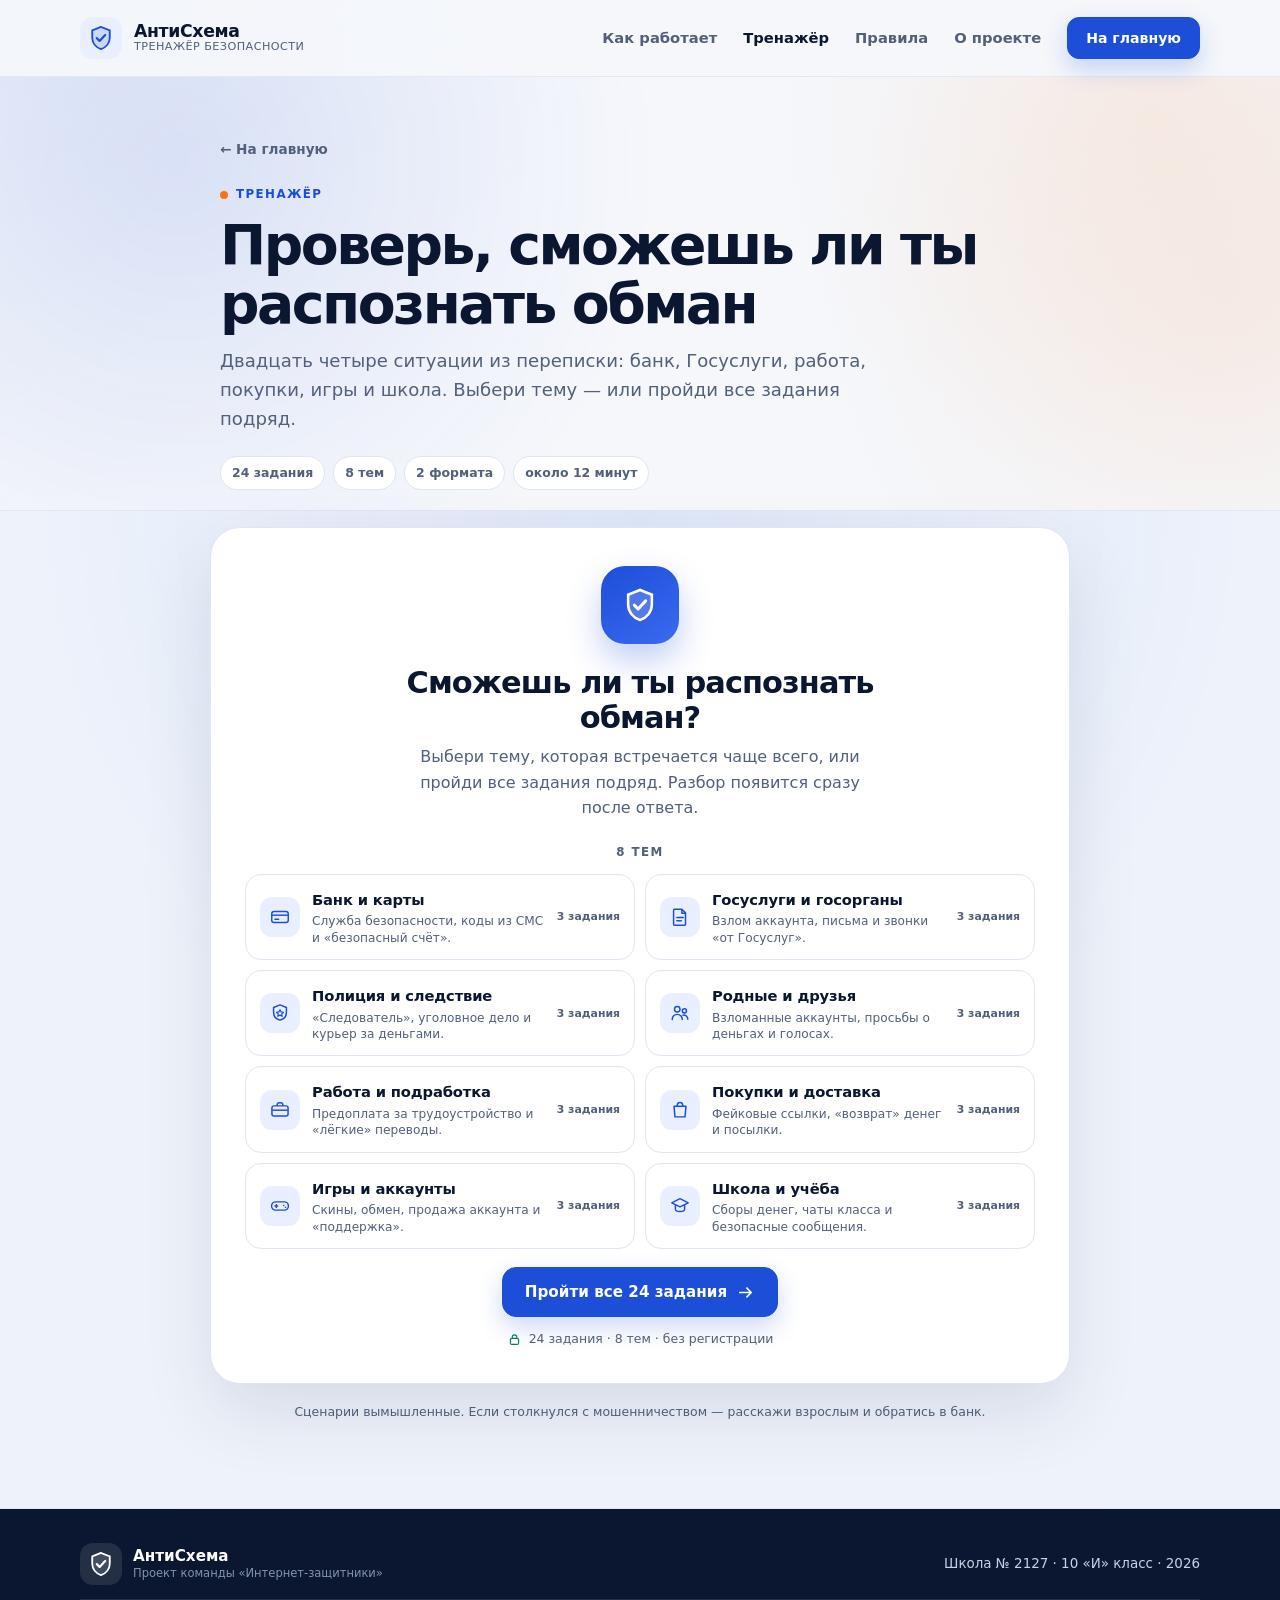
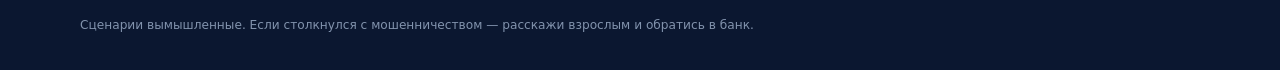
<file: trainer.html>
<!DOCTYPE html>
<html lang="ru">
<head>
  <meta charset="UTF-8">
  <meta name="viewport" content="width=device-width, initial-scale=1">
  <meta name="description" content="Тренажёр «АнтиСхема»: 24 сценария в 8 темах против интернет-мошенничества с разбором каждого ответа.">
  <meta name="theme-color" content="#1d4ed8">
  <title>Тренажёр — АнтиСхема</title>
  <link rel="icon" href="assets/favicon.svg" type="image/svg+xml">
  <link rel="stylesheet" href="css/styles.css">
</head>
<body>
  <a class="skip-link" href="#trainer">Перейти к тренажёру</a>

  <header class="site-header">
    <div class="container header-inner">
      <a class="brand" href="index.html" aria-label="АнтиСхема — на главную">
        <span class="brand-mark" aria-hidden="true">
          <svg viewBox="0 0 24 24" fill="none">
            <path d="M12 2.5 4.5 5.5v6.2c0 4.6 3.2 8.4 7.5 9.8 4.3-1.4 7.5-5.2 7.5-9.8V5.5L12 2.5Z" fill="currentColor" opacity=".14"/>
            <path d="M12 2.5 4.5 5.5v6.2c0 4.6 3.2 8.4 7.5 9.8 4.3-1.4 7.5-5.2 7.5-9.8V5.5L12 2.5Z" stroke="currentColor" stroke-width="1.6"/>
            <path d="m8.4 12.1 2.4 2.4 4.8-5.1" stroke="currentColor" stroke-width="1.9" stroke-linecap="round" stroke-linejoin="round"/>
          </svg>
        </span>
        <span class="brand-text">
          <strong>АнтиСхема</strong>
          <small>тренажёр безопасности</small>
        </span>
      </a>

      <button class="nav-toggle" type="button" aria-expanded="false" aria-controls="site-nav" aria-label="Открыть меню">
        <span></span><span></span><span></span>
      </button>

      <nav class="site-nav" id="site-nav" aria-label="Основная навигация">
        <a href="index.html#how">Как работает</a>
        <a href="trainer.html" aria-current="page">Тренажёр</a>
        <a href="rules.html">Правила</a>
        <a href="index.html#about">О проекте</a>
        <a class="button button-small" href="index.html">На главную</a>
      </nav>
    </div>
  </header>

  <main id="top">
    <section class="page-hero">
      <div class="container page-hero-inner">
        <a class="back-link" href="index.html">← На главную</a>
        <p class="eyebrow"><span class="pulse-dot" aria-hidden="true"></span> Тренажёр</p>
        <h1>Проверь, сможешь ли ты распознать обман</h1>
        <p class="lead">Двадцать четыре ситуации из переписки: банк, Госуслуги, работа, покупки, игры и школа. Выбери тему — или пройди все задания подряд.</p>
        <div class="page-hero-meta">
          <span>24 задания</span>
          <span>8 тем</span>
          <span>2 формата</span>
          <span>около 12 минут</span>
        </div>
      </div>
    </section>

    <section class="section trainer-section trainer-page" id="trainer">
      <div class="container">
        <div class="trainer-shell" id="trainer-shell">
          <noscript>
            <p class="notice">Для тренажёра нужен JavaScript. Включи его в настройках браузера и обнови страницу.</p>
          </noscript>
        </div>
        <p class="trainer-note">Сценарии вымышленные. Если столкнулся с мошенничеством — расскажи взрослым и обратись в банк.</p>
      </div>
    </section>
  </main>

  <footer class="site-footer">
    <div class="container footer-inner">
      <div class="footer-brand">
        <span class="brand-mark" aria-hidden="true">
          <svg viewBox="0 0 24 24" fill="none">
            <path d="M12 2.5 4.5 5.5v6.2c0 4.6 3.2 8.4 7.5 9.8 4.3-1.4 7.5-5.2 7.5-9.8V5.5L12 2.5Z" fill="currentColor" opacity=".14"/>
            <path d="M12 2.5 4.5 5.5v6.2c0 4.6 3.2 8.4 7.5 9.8 4.3-1.4 7.5-5.2 7.5-9.8V5.5L12 2.5Z" stroke="currentColor" stroke-width="1.6"/>
            <path d="m8.4 12.1 2.4 2.4 4.8-5.1" stroke="currentColor" stroke-width="1.9" stroke-linecap="round" stroke-linejoin="round"/>
          </svg>
        </span>
        <div><strong>АнтиСхема</strong><small>Проект команды «Интернет-защитники»</small></div>
      </div>
      <p>Школа № 2127 · 10 «И» класс · 2026</p>
      <p class="footer-note">Сценарии вымышленные. Если столкнулся с мошенничеством — расскажи взрослым и обратись в банк.</p>
    </div>
  </footer>

  <script src="js/scenarios.js"></script>
  <script src="js/engine.js"></script>
  <script src="js/site.js"></script>
  <script src="js/trainer.js"></script>
</body>
</html>
</file>
<file: css/styles.css>
/* ============================================================
   АнтиСхема — тренажёр против интернет-мошенничества
   ============================================================ */

:root {
  --bg: #f5f7fb;
  --surface: #ffffff;
  --ink: #0b1730;
  --muted: #52607a;
  --line: #dfe6f2;
  --primary: #1d4ed8;
  --primary-dark: #173ea8;
  --primary-soft: #e9efff;
  --accent: #f97316;
  --accent-ink: #c2410c;
  --accent-soft: #fff1e6;
  --success: #0f7a57;
  --success-soft: #e6f7f0;
  --danger: #bf3a2b;
  --danger-soft: #fdeceb;
  --shadow: 0 20px 55px rgba(11, 23, 48, 0.09);
  --shadow-sm: 0 8px 24px rgba(11, 23, 48, 0.06);
  --radius-lg: 30px;
  --radius-md: 20px;
  --radius-sm: 14px;
  --container: 1120px;
  --font: "Segoe UI", system-ui, -apple-system, "Helvetica Neue", Arial, sans-serif;
}

*,
*::before,
*::after {
  box-sizing: border-box;
}

html {
  scroll-behavior: smooth;
}

body {
  margin: 0;
  font-family: var(--font);
  color: var(--ink);
  background:
    radial-gradient(circle at 8% 4%, rgba(29, 78, 216, 0.06), transparent 28rem),
    radial-gradient(circle at 96% 18%, rgba(249, 115, 22, 0.07), transparent 26rem),
    var(--bg);
  line-height: 1.6;
  -webkit-font-smoothing: antialiased;
  text-rendering: optimizeLegibility;
}

img,
svg {
  display: block;
  max-width: 100%;
}

a {
  color: var(--primary);
  text-decoration: none;
}

a:hover {
  text-decoration: underline;
}

h1,
h2,
h3,
h4,
p,
dl,
dd,
ol,
ul {
  margin: 0;
}

ul,
ol {
  padding: 0;
  list-style: none;
}

button,
input,
textarea,
select {
  font: inherit;
}

:focus-visible {
  outline: 3px solid rgba(29, 78, 216, 0.4);
  outline-offset: 3px;
  border-radius: 6px;
}

.container {
  width: min(100% - 40px, var(--container));
  margin-inline: auto;
}

.skip-link {
  position: fixed;
  top: 12px;
  left: 12px;
  z-index: 100;
  padding: 10px 16px;
  border-radius: 10px;
  background: var(--ink);
  color: #fff;
  transform: translateY(-150%);
  transition: transform 0.2s ease;
}

.skip-link:focus {
  transform: translateY(0);
}

/* ---------- Header ---------- */

.site-header {
  position: sticky;
  top: 0;
  z-index: 50;
  background: rgba(245, 247, 251, 0.86);
  border-bottom: 1px solid rgba(223, 230, 242, 0.8);
  backdrop-filter: blur(16px);
}

.header-inner {
  position: relative;
  display: flex;
  align-items: center;
  justify-content: space-between;
  min-height: 76px;
  gap: 24px;
}

.brand {
  display: inline-flex;
  align-items: center;
  gap: 12px;
  color: var(--ink);
  text-decoration: none;
}

.brand:hover {
  text-decoration: none;
}

.brand-mark {
  display: grid;
  place-items: center;
  width: 42px;
  height: 42px;
  border-radius: 13px;
  background: var(--primary-soft);
  color: var(--primary);
  flex: 0 0 auto;
}

.brand-mark svg {
  width: 28px;
  height: 28px;
}

.brand-text {
  display: grid;
  line-height: 1.15;
}

.brand-text strong {
  font-size: 1.08rem;
  letter-spacing: -0.02em;
}

.brand-text small {
  color: var(--muted);
  font-size: 0.7rem;
  letter-spacing: 0.04em;
  text-transform: uppercase;
}

.site-nav {
  display: flex;
  align-items: center;
  gap: 26px;
}

.site-nav a:not(.button) {
  color: var(--muted);
  font-size: 0.92rem;
  font-weight: 600;
  text-decoration: none;
  transition: color 0.2s ease;
}

.site-nav a:not(.button):hover {
  color: var(--ink);
}

.site-nav a[aria-current="page"] {
  color: var(--ink);
  font-weight: 800;
}

.nav-toggle {
  display: none;
  width: 44px;
  height: 44px;
  border: 1px solid var(--line);
  border-radius: 12px;
  background: var(--surface);
  cursor: pointer;
  padding: 11px;
  flex-direction: column;
  justify-content: center;
  gap: 5px;
}

.nav-toggle span {
  display: block;
  height: 2px;
  width: 100%;
  border-radius: 2px;
  background: var(--ink);
  transition: transform 0.2s ease, opacity 0.2s ease;
}

.nav-toggle[aria-expanded="true"] span:nth-child(1) {
  transform: translateY(7px) rotate(45deg);
}

.nav-toggle[aria-expanded="true"] span:nth-child(2) {
  opacity: 0;
}

.nav-toggle[aria-expanded="true"] span:nth-child(3) {
  transform: translateY(-7px) rotate(-45deg);
}

/* ---------- Buttons ---------- */

.button {
  display: inline-flex;
  align-items: center;
  justify-content: center;
  gap: 9px;
  min-height: 50px;
  padding: 13px 22px;
  border: 1.5px solid var(--primary);
  border-radius: 14px;
  background: var(--primary);
  color: #fff;
  font-size: 0.95rem;
  font-weight: 700;
  line-height: 1.2;
  text-decoration: none;
  cursor: pointer;
  transition: transform 0.2s ease, box-shadow 0.2s ease, background 0.2s ease;
  box-shadow: 0 10px 24px rgba(29, 78, 216, 0.22);
}

.button:hover {
  background: var(--primary-dark);
  border-color: var(--primary-dark);
  transform: translateY(-2px);
  text-decoration: none;
  box-shadow: 0 14px 30px rgba(29, 78, 216, 0.28);
}

.button svg {
  width: 19px;
  height: 19px;
  flex: 0 0 auto;
}

.button-ghost {
  background: transparent;
  color: var(--ink);
  border-color: var(--line);
  box-shadow: none;
}

.button-ghost:hover {
  background: var(--surface);
  color: var(--primary);
  border-color: var(--primary);
  box-shadow: var(--shadow-sm);
}

.button-small {
  min-height: 42px;
  padding: 10px 18px;
  font-size: 0.88rem;
  border-radius: 12px;
}

/* ---------- Shared section styles ---------- */

.section {
  padding: 86px 0;
  scroll-margin-top: 84px;
}

.section-head {
  max-width: 680px;
  margin-bottom: 36px;
}

.section-head h2 {
  font-size: clamp(1.85rem, 3.6vw, 2.7rem);
  line-height: 1.1;
  letter-spacing: -0.035em;
  margin: 8px 0 12px;
}

.section-head p:not(.eyebrow) {
  color: var(--muted);
  font-size: 1.04rem;
}

.section-cta {
  margin-top: 28px;
}

.eyebrow {
  display: inline-flex;
  align-items: center;
  gap: 8px;
  color: var(--primary);
  font-size: 0.74rem;
  font-weight: 800;
  letter-spacing: 0.12em;
  text-transform: uppercase;
}

.pulse-dot {
  position: relative;
  width: 8px;
  height: 8px;
  border-radius: 50%;
  background: var(--accent);
  box-shadow: 0 0 0 0 rgba(249, 115, 22, 0.45);
  animation: pulse 2.4s infinite;
}

/* ---------- Hero ---------- */

.hero {
  position: relative;
  padding: 78px 0 86px;
  overflow: hidden;
}

.hero::before {
  content: "";
  position: absolute;
  inset: 0;
  background-image:
    linear-gradient(rgba(29, 78, 216, 0.035) 1px, transparent 1px),
    linear-gradient(90deg, rgba(29, 78, 216, 0.035) 1px, transparent 1px);
  background-size: 46px 46px;
  mask-image: radial-gradient(circle at 60% 40%, #000 10%, transparent 68%);
  pointer-events: none;
}

.hero-grid {
  position: relative;
  display: grid;
  grid-template-columns: 1.06fr 0.94fr;
  align-items: center;
  gap: 54px;
}

.hero-copy h1 {
  max-width: 680px;
  margin: 18px 0 20px;
  font-size: clamp(2.55rem, 5.2vw, 3.95rem);
  line-height: 1.04;
  letter-spacing: -0.05em;
}

.hero-copy h1 .accent {
  color: var(--accent-ink);
  white-space: nowrap;
}

.lead {
  max-width: 570px;
  color: var(--muted);
  font-size: 1.13rem;
}

.hero-actions {
  display: flex;
  flex-wrap: wrap;
  gap: 12px;
  margin-top: 30px;
}

.hero-stats {
  display: flex;
  flex-wrap: wrap;
  gap: 0;
  margin-top: 42px;
}

.hero-stats div {
  padding-right: 30px;
  margin-right: 30px;
  border-right: 1px solid var(--line);
}

.hero-stats div:last-child {
  padding-right: 0;
  margin-right: 0;
  border-right: 0;
}

.hero-stats dt {
  font-size: 1.9rem;
  font-weight: 800;
  line-height: 1;
  letter-spacing: -0.04em;
}

.hero-stats dd {
  margin-top: 6px;
  color: var(--muted);
  font-size: 0.8rem;
}

/* ---------- Hero visual ---------- */

.hero-visual {
  position: relative;
  display: grid;
  place-items: center;
  min-height: 540px;
}

.hero-glow {
  position: absolute;
  width: 380px;
  height: 380px;
  border-radius: 50%;
  background: radial-gradient(circle, rgba(29, 78, 216, 0.18), rgba(29, 78, 216, 0) 68%);
  filter: blur(8px);
}

.phone {
  position: relative;
  width: 286px;
  height: 556px;
  padding: 11px;
  border-radius: 40px;
  background: #0c162b;
  border: 3px solid #1b2c4e;
  box-shadow: 0 38px 80px rgba(11, 23, 48, 0.3), 0 4px 0 rgba(255, 255, 255, 0.1) inset;
  transform: rotate(-4deg);
}

.phone-notch {
  position: absolute;
  top: 11px;
  left: 50%;
  transform: translateX(-50%);
  width: 108px;
  height: 20px;
  border-radius: 0 0 14px 14px;
  background: #0c162b;
  z-index: 2;
}

.phone-screen {
  display: flex;
  flex-direction: column;
  height: 100%;
  padding: 30px 14px 16px;
  border-radius: 30px;
  background: #f2f6fd;
  overflow: hidden;
}

.phone-status {
  display: flex;
  justify-content: space-between;
  color: #5f6d86;
  font-size: 0.62rem;
  font-weight: 700;
  letter-spacing: 0.04em;
  padding: 0 8px;
}

.phone-contact {
  display: flex;
  align-items: center;
  gap: 9px;
  margin-top: 16px;
  padding-bottom: 12px;
  border-bottom: 1px solid #dde6f4;
}

.phone-contact div {
  display: grid;
  line-height: 1.2;
}

.phone-contact strong {
  font-size: 0.72rem;
}

.phone-contact small {
  color: #5f6d86;
  font-size: 0.6rem;
}

.avatar {
  display: grid;
  place-items: center;
  width: 38px;
  height: 38px;
  border-radius: 50%;
  background: var(--primary-soft);
  color: var(--primary);
  font-size: 0.78rem;
  font-weight: 800;
  flex: 0 0 auto;
}

.avatar-sm {
  width: 30px;
  height: 30px;
  font-size: 0.7rem;
  background: #fff;
  border: 1px solid #dbe4f3;
}

.phone-chat {
  display: flex;
  flex-direction: column;
  gap: 9px;
  margin-top: 18px;
}

.bubble {
  max-width: 88%;
  padding: 10px 12px;
  border-radius: 14px;
  font-size: 0.74rem;
  line-height: 1.4;
}

.bubble-them {
  align-self: flex-start;
  background: #fff;
  border: 1px solid #e0e8f5;
  border-bottom-left-radius: 4px;
  box-shadow: 0 3px 10px rgba(11, 23, 48, 0.04);
}

.bubble-me {
  align-self: flex-end;
  background: var(--primary);
  color: #fff;
  border-bottom-right-radius: 4px;
  box-shadow: 0 5px 14px rgba(29, 78, 216, 0.24);
}

.phone-verdict {
  display: flex;
  align-items: center;
  gap: 8px;
  margin-top: auto;
  padding: 9px 10px;
  border: 1px solid #c8eadc;
  border-radius: 11px;
  background: var(--success-soft);
  color: var(--success);
  font-size: 0.66rem;
  font-weight: 700;
  line-height: 1.25;
}

.mini-check {
  display: grid;
  place-items: center;
  width: 22px;
  height: 22px;
  border-radius: 50%;
  background: var(--success);
  color: #fff;
  flex: 0 0 auto;
}

.mini-check svg {
  width: 13px;
  height: 13px;
}

.float-card {
  position: absolute;
  display: flex;
  align-items: center;
  gap: 10px;
  padding: 11px 14px;
  border-radius: 15px;
  background: rgba(255, 255, 255, 0.92);
  border: 1px solid rgba(223, 230, 242, 0.9);
  box-shadow: var(--shadow);
  backdrop-filter: blur(10px);
  animation: float 6s ease-in-out infinite;
}

.float-card div {
  display: grid;
  line-height: 1.25;
}

.float-card strong {
  font-size: 0.76rem;
}

.float-card small {
  color: var(--muted);
  font-size: 0.65rem;
}

.float-card-a {
  top: 64px;
  left: -8px;
}

.float-card-b {
  right: -14px;
  bottom: 80px;
  animation-delay: -3s;
}

.float-icon {
  display: grid;
  place-items: center;
  width: 34px;
  height: 34px;
  border-radius: 10px;
  flex: 0 0 auto;
}

.float-icon svg {
  width: 19px;
  height: 19px;
}

.float-icon-blue {
  background: var(--primary-soft);
  color: var(--primary);
}

.float-icon-orange {
  background: var(--accent-soft);
  color: var(--accent-ink);
}

/* ---------- Steps ---------- */

.steps {
  display: grid;
  grid-template-columns: repeat(3, 1fr);
  gap: 18px;
  counter-reset: step;
}

.step-card {
  position: relative;
  padding: 30px 26px 26px;
  border: 1px solid var(--line);
  border-radius: var(--radius-md);
  background: var(--surface);
  box-shadow: var(--shadow-sm);
  overflow: hidden;
  transition: transform 0.25s ease, box-shadow 0.25s ease;
}

.step-card:hover {
  transform: translateY(-4px);
  box-shadow: var(--shadow);
}

.step-num {
  display: block;
  margin-bottom: 26px;
  color: var(--primary);
  font-size: 0.78rem;
  font-weight: 800;
  letter-spacing: 0.14em;
}

.step-card h3 {
  margin-bottom: 8px;
  font-size: 1.18rem;
  letter-spacing: -0.02em;
}

.step-card p {
  color: var(--muted);
  font-size: 0.94rem;
}

/* ---------- Home CTA and trainer page ---------- */

.cta-section {
  padding-top: 22px;
  padding-bottom: 86px;
}

.cta-panel {
  display: flex;
  align-items: center;
  justify-content: space-between;
  gap: 32px;
  padding: 38px 42px;
  border-radius: var(--radius-lg);
  background:
    radial-gradient(circle at 88% 0%, rgba(255, 255, 255, 0.18), transparent 16rem),
    linear-gradient(135deg, #173ea8, #2f63f0);
  color: #fff;
  box-shadow: 0 26px 60px rgba(29, 78, 216, 0.24);
}

.cta-copy {
  max-width: 650px;
}

.cta-panel .eyebrow {
  color: #ffd9bf;
}

.cta-panel h2 {
  margin: 8px 0 10px;
  color: #fff;
  font-size: clamp(1.65rem, 3vw, 2.35rem);
  line-height: 1.12;
  letter-spacing: -0.035em;
}

.cta-panel p:not(.eyebrow) {
  color: #dbe6ff;
  font-size: 0.98rem;
}

.cta-panel .button {
  flex: 0 0 auto;
  background: #fff;
  border-color: #fff;
  color: var(--primary);
  box-shadow: 0 12px 26px rgba(0, 0, 0, 0.15);
}

.cta-panel .button:hover {
  background: #eef3ff;
  border-color: #eef3ff;
  color: var(--primary-dark);
}

.page-hero {
  padding: 62px 0 20px;
  background:
    radial-gradient(circle at 14% 20%, rgba(29, 78, 216, 0.09), transparent 30rem),
    radial-gradient(circle at 90% 10%, rgba(249, 115, 22, 0.07), transparent 24rem);
}

.page-hero-inner {
  max-width: 840px;
}

.back-link {
  display: flex;
  width: fit-content;
  align-items: center;
  gap: 6px;
  margin-bottom: 20px;
  color: var(--muted);
  font-size: 0.85rem;
  font-weight: 600;
  text-decoration: none;
}

.back-link:hover {
  color: var(--primary);
  text-decoration: none;
}

.page-hero h1 {
  margin: 10px 0 14px;
  font-size: clamp(2.1rem, 4.5vw, 3.45rem);
  line-height: 1.06;
  letter-spacing: -0.045em;
}

.page-hero .lead {
  max-width: 690px;
}

.page-hero-meta {
  display: flex;
  flex-wrap: wrap;
  gap: 8px;
  margin-top: 22px;
}

.page-hero-meta span {
  display: inline-flex;
  padding: 6px 11px;
  border: 1px solid var(--line);
  border-radius: 999px;
  background: var(--surface);
  color: var(--muted);
  font-size: 0.78rem;
  font-weight: 700;
}

.trainer-page {
  padding-top: 16px;
}

.trainer-note {
  max-width: 720px;
  margin: 18px auto 0;
  color: var(--muted);
  font-size: 0.78rem;
  text-align: center;
}

/* ---------- Trainer ---------- */

.trainer-section {
  background:
    radial-gradient(circle at 50% 0%, rgba(29, 78, 216, 0.08), transparent 40rem),
    #eef3fb;
  border-block: 1px solid rgba(223, 230, 242, 0.85);
}

.trainer-section .section-head {
  margin-inline: auto;
  text-align: center;
}

.trainer-shell {
  position: relative;
  width: min(100%, 860px);
  min-height: 430px;
  scroll-margin-top: 96px;
  margin-inline: auto;
  padding: 34px;
  border: 1px solid var(--line);
  border-radius: var(--radius-lg);
  background: var(--surface);
  box-shadow: 0 30px 70px rgba(11, 23, 48, 0.1);
}

.notice {
  padding: 18px;
  border-radius: var(--radius-sm);
  background: var(--accent-soft);
  color: var(--accent-ink);
  font-weight: 600;
}

/* Start screen */

.start-screen {
  display: grid;
  place-items: center;
  min-height: 360px;
  padding: 20px;
  text-align: center;
}

.start-icon {
  display: grid;
  place-items: center;
  width: 78px;
  height: 78px;
  margin-bottom: 22px;
  border-radius: 24px;
  background: linear-gradient(145deg, var(--primary), #3b6af0);
  color: #fff;
  box-shadow: 0 16px 34px rgba(29, 78, 216, 0.28);
}

.start-icon svg {
  width: 38px;
  height: 38px;
}

.start-screen h3 {
  max-width: 520px;
  margin-bottom: 10px;
  font-size: clamp(1.45rem, 3vw, 1.9rem);
  line-height: 1.15;
  letter-spacing: -0.03em;
}

.start-screen p {
  max-width: 480px;
  margin-bottom: 24px;
  color: var(--muted);
}

.start-note {
  display: flex;
  align-items: center;
  justify-content: center;
  gap: 7px;
  margin-top: 16px;
  color: var(--muted);
  font-size: 0.78rem;
}

.start-note svg {
  width: 15px;
  height: 15px;
  color: var(--success);
}

.start-screen.is-compact {
  min-height: 0;
  padding: 4px 0 22px;
}

.start-screen.is-compact h3 {
  margin-bottom: 8px;
}

.start-screen.is-compact p {
  margin-bottom: 0;
}

.topics-title {
  margin-bottom: 12px;
  color: var(--muted);
  font-size: 0.74rem;
  font-weight: 800;
  letter-spacing: 0.12em;
  text-align: center;
  text-transform: uppercase;
}

.topics-grid {
  display: grid;
  grid-template-columns: repeat(2, minmax(0, 1fr));
  gap: 10px;
}

.topic-card {
  display: flex;
  align-items: center;
  gap: 12px;
  width: 100%;
  padding: 13px 14px;
  border: 1.5px solid var(--line);
  border-radius: 16px;
  background: #fff;
  color: var(--ink);
  text-align: left;
  cursor: pointer;
  transition: border-color 0.2s ease, background 0.2s ease, transform 0.2s ease, box-shadow 0.2s ease;
}

.topic-card:hover {
  border-color: var(--primary);
  background: #f8faff;
  transform: translateY(-2px);
  box-shadow: var(--shadow-sm);
}

.topic-icon {
  display: grid;
  place-items: center;
  width: 40px;
  height: 40px;
  border-radius: 12px;
  background: var(--primary-soft);
  color: var(--primary);
  flex: 0 0 auto;
}

.topic-icon svg {
  width: 22px;
  height: 22px;
}

.topic-body {
  display: grid;
  gap: 2px;
  flex: 1;
  min-width: 0;
}

.topic-body strong {
  font-size: 0.92rem;
  letter-spacing: -0.01em;
}

.topic-body span {
  color: var(--muted);
  font-size: 0.76rem;
  line-height: 1.35;
}

.topic-count {
  color: var(--muted);
  font-size: 0.68rem;
  font-weight: 700;
  white-space: nowrap;
  flex: 0 0 auto;
}

.topics-all {
  display: flex;
  flex-direction: column;
  align-items: center;
  margin-top: 18px;
}

.topics-all .start-note {
  margin-top: 12px;
}

/* Progress */

.game-top {
  display: flex;
  align-items: center;
  justify-content: space-between;
  gap: 16px;
  margin-bottom: 10px;
}

.game-progress-label {
  color: var(--muted);
  font-size: 0.8rem;
  font-weight: 700;
  letter-spacing: 0.04em;
  text-transform: uppercase;
}

.score-pill {
  display: inline-flex;
  align-items: center;
  gap: 6px;
  padding: 6px 12px;
  border-radius: 999px;
  background: var(--primary-soft);
  color: var(--primary);
  font-size: 0.8rem;
  font-weight: 800;
  white-space: nowrap;
}

.score-pill svg {
  width: 15px;
  height: 15px;
}

.progress-track {
  height: 9px;
  margin-bottom: 26px;
  border-radius: 999px;
  background: #edf1f8;
  overflow: hidden;
}

.progress-fill {
  height: 100%;
  width: 0;
  border-radius: inherit;
  background: linear-gradient(90deg, var(--primary), #4b7bf5);
  transition: width 0.45s ease;
}

/* Task */

.task-meta {
  display: flex;
  flex-wrap: wrap;
  align-items: center;
  gap: 8px;
  margin-bottom: 10px;
}

.chip {
  display: inline-flex;
  align-items: center;
  padding: 4px 10px;
  border-radius: 999px;
  background: var(--primary-soft);
  color: var(--primary);
  font-size: 0.7rem;
  font-weight: 800;
  letter-spacing: 0.04em;
  text-transform: uppercase;
}

.chip-muted {
  background: #f1f4fa;
  color: var(--muted);
}

.chip-topic {
  background: var(--accent-soft);
  color: var(--accent-ink);
}

.task-title {
  font-size: clamp(1.3rem, 2.6vw, 1.65rem);
  line-height: 1.15;
  letter-spacing: -0.025em;
}

.task-title:focus,
.task-title:focus-visible,
.feedback:focus,
.feedback:focus-visible,
.result-screen h3:focus,
.result-screen h3:focus-visible {
  outline: none;
}

.task-subtitle {
  margin-top: 5px;
  color: var(--muted);
  font-size: 0.9rem;
}

.chat {
  display: flex;
  flex-direction: column;
  gap: 13px;
  margin-top: 20px;
  padding: 18px;
  border: 1px solid #e2e9f5;
  border-radius: var(--radius-md);
  background:
    radial-gradient(circle at 100% 0%, rgba(29, 78, 216, 0.05), transparent 14rem),
    #f4f7fd;
}

.chat-message {
  display: flex;
  align-items: flex-end;
  gap: 10px;
}

.chat-message .avatar {
  width: 34px;
  height: 34px;
  font-size: 0.68rem;
}

.chat-bubble {
  max-width: 78%;
  padding: 11px 14px;
  border: 1px solid #e0e8f5;
  border-radius: 16px 16px 16px 5px;
  background: #fff;
  box-shadow: 0 5px 16px rgba(11, 23, 48, 0.04);
}

.chat-name {
  display: block;
  margin-bottom: 3px;
  color: var(--primary);
  font-size: 0.68rem;
  font-weight: 800;
}

.chat-text {
  font-size: 0.95rem;
  line-height: 1.45;
}

.recognize-card {
  margin-top: 20px;
  padding: 22px;
  border: 1px solid #e2e9f5;
  border-radius: var(--radius-md);
  background: #f8faff;
}

.recognize-head {
  display: flex;
  align-items: center;
  gap: 11px;
  padding-bottom: 14px;
  border-bottom: 1px solid #e2e9f5;
}

.recognize-head div {
  display: grid;
  line-height: 1.25;
}

.recognize-head strong {
  font-size: 0.9rem;
}

.recognize-head small {
  color: var(--muted);
  font-size: 0.72rem;
}

.recognize-text {
  margin-top: 16px;
  padding: 14px 16px;
  border-left: 3px solid var(--accent);
  border-radius: 0 12px 12px 0;
  background: #fff;
  font-size: 1rem;
  line-height: 1.5;
  box-shadow: var(--shadow-sm);
}

.recognize-question {
  margin-top: 16px;
  color: var(--accent-ink);
  font-size: 0.75rem;
  font-weight: 800;
  letter-spacing: 0.08em;
  text-transform: uppercase;
}

/* Choices */

.choices {
  display: grid;
  gap: 10px;
  margin-top: 18px;
}

.choice {
  display: flex;
  align-items: center;
  gap: 13px;
  width: 100%;
  padding: 14px 16px;
  border: 1.5px solid var(--line);
  border-radius: 16px;
  background: #fff;
  color: var(--ink);
  text-align: left;
  cursor: pointer;
  transition: border-color 0.2s ease, background 0.2s ease, transform 0.2s ease, box-shadow 0.2s ease;
}

.choice:hover:not(:disabled) {
  border-color: var(--primary);
  background: #f8faff;
  transform: translateX(2px);
  box-shadow: var(--shadow-sm);
}

.choice:disabled {
  cursor: default;
}

.choice-letter {
  display: grid;
  place-items: center;
  width: 34px;
  height: 34px;
  border-radius: 11px;
  background: #f1f5fc;
  color: var(--muted);
  font-size: 0.82rem;
  font-weight: 800;
  flex: 0 0 auto;
  transition: background 0.2s ease, color 0.2s ease;
}

.choice-text {
  flex: 1;
  font-size: 0.95rem;
  font-weight: 600;
  line-height: 1.4;
}

.choice-status {
  display: grid;
  place-items: center;
  width: 26px;
  height: 26px;
  border-radius: 50%;
  flex: 0 0 auto;
  font-size: 0.8rem;
  font-weight: 800;
}

.choice-status svg {
  width: 15px;
  height: 15px;
}

.choice-correct {
  border-color: var(--success);
  background: var(--success-soft);
}

.choice-correct .choice-letter {
  background: var(--success);
  color: #fff;
}

.choice-correct .choice-status {
  background: var(--success);
  color: #fff;
}

.choice-wrong {
  border-color: var(--danger);
  background: var(--danger-soft);
}

.choice-wrong .choice-letter {
  background: var(--danger);
  color: #fff;
}

.choice-wrong .choice-status {
  background: var(--danger);
  color: #fff;
}

.choice-dim {
  opacity: 0.55;
}

/* Feedback */

.feedback {
  margin-top: 20px;
  padding: 20px;
  scroll-margin-top: 96px;
  border: 1px solid var(--line);
  border-radius: var(--radius-md);
  background: #f8faff;
  animation: rise 0.3s ease both;
}

.feedback.is-correct {
  border-color: #bfe7d7;
  background: linear-gradient(180deg, var(--success-soft), #f7fdfb);
}

.feedback.is-wrong {
  border-color: #f3c9c4;
  background: linear-gradient(180deg, var(--danger-soft), #fffafa);
}

.feedback-head {
  display: flex;
  align-items: flex-start;
  gap: 12px;
}

.feedback-icon {
  display: grid;
  place-items: center;
  width: 42px;
  height: 42px;
  border-radius: 50%;
  flex: 0 0 auto;
  color: #fff;
}

.feedback-icon svg {
  width: 22px;
  height: 22px;
}

.is-correct .feedback-icon {
  background: var(--success);
}

.is-wrong .feedback-icon {
  background: var(--danger);
}

.feedback-head h4 {
  font-size: 1.08rem;
  letter-spacing: -0.02em;
}

.feedback-head p {
  color: var(--muted);
  font-size: 0.82rem;
}

.feedback-body {
  margin-top: 14px;
  font-size: 0.94rem;
}

.feedback-body > p {
  color: var(--ink);
}

.red-flag {
  display: inline-flex;
  align-items: center;
  gap: 7px;
  margin-top: 13px;
  padding: 7px 11px;
  border-radius: 999px;
  background: var(--accent-soft);
  color: var(--accent-ink);
  font-size: 0.78rem;
  font-weight: 700;
}

.red-flag svg {
  width: 15px;
  height: 15px;
  flex: 0 0 auto;
}

.red-flag.is-safe {
  background: var(--success-soft);
  color: var(--success);
}

.rule-box {
  margin-top: 14px;
  padding: 13px 16px;
  border-left: 4px solid var(--primary);
  border-radius: 0 12px 12px 0;
  background: #fff;
  box-shadow: var(--shadow-sm);
}

.rule-box span {
  display: block;
  margin-bottom: 3px;
  color: var(--primary);
  font-size: 0.68rem;
  font-weight: 800;
  letter-spacing: 0.1em;
  text-transform: uppercase;
}

.rule-box p {
  font-size: 0.92rem;
  font-weight: 700;
}

.feedback .button {
  margin-top: 18px;
}

/* Result */

.result-screen {
  text-align: center;
  animation: rise 0.35s ease both;
}

.result-screen .eyebrow {
  margin-bottom: 18px;
}

.score-ring {
  --score: 0;
  position: relative;
  display: grid;
  place-items: center;
  width: 168px;
  height: 168px;
  margin: 0 auto 22px;
  border-radius: 50%;
  background: conic-gradient(var(--primary) calc(var(--score) * 1%), #e8eef9 0);
  box-shadow: 0 18px 40px rgba(29, 78, 216, 0.18);
}

.score-ring::before {
  content: "";
  position: absolute;
  inset: 12px;
  border-radius: 50%;
  background: #fff;
}

.score-ring-inner {
  position: relative;
  display: grid;
  place-items: center;
  line-height: 1.05;
}

.score-ring strong {
  font-size: 2.6rem;
  letter-spacing: -0.05em;
}

.score-ring small {
  color: var(--muted);
  font-size: 0.75rem;
  font-weight: 700;
}

.result-screen h3 {
  margin-bottom: 8px;
  font-size: clamp(1.5rem, 3vw, 2rem);
  letter-spacing: -0.03em;
}

.result-message {
  max-width: 560px;
  margin: 0 auto 24px;
  color: var(--muted);
}

.rules-list {
  display: grid;
  grid-template-columns: repeat(2, minmax(0, 1fr));
  gap: 9px;
  max-width: 700px;
  margin: 0 auto 26px;
  text-align: left;
}

.rules-list li {
  display: flex;
  align-items: flex-start;
  gap: 9px;
  padding: 11px 13px;
  border: 1px solid var(--line);
  border-radius: 12px;
  background: #fbfcff;
  font-size: 0.85rem;
  font-weight: 600;
  line-height: 1.4;
}

.rules-list svg {
  width: 16px;
  height: 16px;
  margin-top: 2px;
  color: var(--success);
  flex: 0 0 auto;
}

.result-actions {
  display: flex;
  flex-wrap: wrap;
  justify-content: center;
  gap: 10px;
}

/* ---------- Flags ---------- */

.flags-section {
  background: #fff;
}

.flags-grid {
  display: grid;
  grid-template-columns: repeat(3, 1fr);
  gap: 16px;
}

.flag-card {
  padding: 24px;
  border: 1px solid var(--line);
  border-radius: var(--radius-md);
  background: #fbfcff;
  transition: transform 0.25s ease, box-shadow 0.25s ease, border-color 0.25s ease;
}

.flag-card:hover {
  transform: translateY(-3px);
  border-color: #cfdcf0;
  box-shadow: var(--shadow-sm);
}

.flag-icon {
  display: grid;
  place-items: center;
  width: 46px;
  height: 46px;
  margin-bottom: 16px;
  border-radius: 14px;
  background: var(--accent-soft);
  color: var(--accent-ink);
}

.flag-icon svg {
  width: 24px;
  height: 24px;
}

.flag-card h3 {
  margin-bottom: 6px;
  font-size: 1.02rem;
  letter-spacing: -0.015em;
}

.flag-card p {
  color: var(--muted);
  font-size: 0.88rem;
  line-height: 1.5;
}

/* ---------- Rules page ---------- */

.rules-hero {
  padding-bottom: 34px;
}

.rules-toc {
  border-block: 1px solid var(--line);
  background: rgba(255, 255, 255, 0.72);
}

.rules-toc-inner {
  display: flex;
  gap: 10px;
  overflow-x: auto;
  padding-block: 12px;
  scrollbar-width: thin;
}

.rules-toc a {
  display: inline-flex;
  align-items: center;
  gap: 8px;
  flex: 0 0 auto;
  padding: 9px 14px;
  border: 1px solid transparent;
  border-radius: 999px;
  color: var(--ink);
  font-size: 0.84rem;
  font-weight: 700;
  text-decoration: none;
  transition: background 0.2s ease, border-color 0.2s ease;
}

.rules-toc a:hover {
  border-color: var(--line);
  background: var(--surface);
  text-decoration: none;
}

.rules-toc a span {
  color: var(--accent-ink);
  font-size: 0.72rem;
  font-weight: 800;
  letter-spacing: 0.08em;
}

.rules-section {
  padding: 62px 0;
}

.rules-section + .rules-section {
  border-top: 1px solid var(--line);
}

.rules-head {
  max-width: 720px;
  margin-bottom: 30px;
}

.rules-head h2 {
  margin-bottom: 10px;
  font-size: clamp(1.55rem, 2.8vw, 2.1rem);
  line-height: 1.12;
  letter-spacing: -0.03em;
}

.rules-head p {
  color: var(--muted);
  font-size: 1rem;
}

.rule-list {
  max-width: 920px;
  border-top: 1px solid var(--line);
}

.rule-card {
  display: grid;
  grid-template-columns: 76px minmax(0, 1fr);
  gap: 22px;
  padding: 26px 4px 28px;
  border-bottom: 1px solid var(--line);
}

.rule-number {
  color: var(--accent-ink);
  font-size: 1.4rem;
  font-weight: 800;
  line-height: 1;
  letter-spacing: -0.03em;
}

.rule-body h3 {
  margin-bottom: 7px;
  font-size: 1.16rem;
  letter-spacing: -0.02em;
}

.rule-body > p {
  max-width: 66ch;
  color: var(--muted);
  font-size: 0.94rem;
  line-height: 1.55;
}

.rule-body .rule-action {
  margin-top: 10px;
  color: var(--ink);
  font-size: 0.88rem;
  font-weight: 700;
}

.rule-body .rule-action::before {
  content: "";
  display: inline-block;
  width: 7px;
  height: 7px;
  margin-right: 8px;
  border-radius: 2px;
  background: var(--accent);
  vertical-align: 2px;
}

.flags-strip {
  display: flex;
  flex-wrap: wrap;
  gap: 10px;
}

.flags-strip li {
  padding: 9px 15px;
  border: 1px solid var(--line);
  border-radius: 999px;
  background: var(--surface);
  color: var(--ink);
  font-size: 0.84rem;
  font-weight: 700;
}

.emergency-panel {
  display: grid;
  grid-template-columns: 0.85fr 1.15fr;
  gap: 40px;
  padding: 40px;
  border-radius: var(--radius-lg);
  background: #0d1b35;
  color: #fff;
  box-shadow: 0 26px 60px rgba(11, 23, 48, 0.22);
}

.emergency-copy h2 {
  margin-bottom: 12px;
  font-size: clamp(1.55rem, 2.8vw, 2.15rem);
  line-height: 1.1;
  letter-spacing: -0.03em;
}

.emergency-copy p {
  color: #c7d3e6;
  font-size: 0.95rem;
}

.emergency-steps {
  display: grid;
  gap: 14px;
  counter-reset: emergency;
}

.emergency-steps li {
  position: relative;
  padding-left: 42px;
  color: #d4deee;
  font-size: 0.92rem;
  line-height: 1.5;
  counter-increment: emergency;
}

.emergency-steps li::before {
  content: counter(emergency);
  position: absolute;
  top: 0;
  left: 0;
  display: grid;
  place-items: center;
  width: 28px;
  height: 28px;
  border-radius: 50%;
  background: rgba(255, 255, 255, 0.12);
  color: #ffd9bf;
  font-size: 0.78rem;
  font-weight: 800;
}

.emergency-steps strong {
  color: #fff;
}

/* ---------- About ---------- */

.about-section {
  background:
    radial-gradient(circle at 0% 100%, rgba(29, 78, 216, 0.07), transparent 28rem),
    var(--bg);
}

.about-grid {
  display: grid;
  grid-template-columns: 1.2fr 0.8fr;
  align-items: start;
  gap: 46px;
}

.about-copy h2 {
  margin: 8px 0 16px;
  font-size: clamp(1.75rem, 3.3vw, 2.5rem);
  line-height: 1.12;
  letter-spacing: -0.035em;
}

.about-copy > p:not(.sources) {
  max-width: 620px;
  color: var(--muted);
}

.authors {
  display: flex;
  flex-wrap: wrap;
  gap: 10px;
  margin-top: 24px;
}

.author-card {
  display: flex;
  align-items: center;
  gap: 11px;
  padding: 11px 14px;
  border: 1px solid var(--line);
  border-radius: 14px;
  background: var(--surface);
  box-shadow: var(--shadow-sm);
}

.author-card div {
  display: grid;
  line-height: 1.3;
}

.author-card strong {
  font-size: 0.86rem;
}

.author-card small {
  color: var(--muted);
  font-size: 0.72rem;
}

.author-avatar {
  display: grid;
  place-items: center;
  width: 42px;
  height: 42px;
  border-radius: 50%;
  background: var(--primary-soft);
  color: var(--primary);
  font-size: 0.76rem;
  font-weight: 800;
  flex: 0 0 auto;
}

.sources {
  margin-top: 24px;
  color: var(--muted);
  font-size: 0.82rem;
  line-height: 1.6;
}

.sources a {
  font-weight: 600;
}

.about-card {
  padding: 30px;
  border-radius: 26px;
  background: #0d1b35;
  color: #fff;
  box-shadow: 0 26px 60px rgba(11, 23, 48, 0.22);
}

.about-card h3 {
  margin-bottom: 16px;
  font-size: 1.15rem;
  letter-spacing: -0.02em;
}

.check-list {
  display: grid;
  gap: 11px;
  margin-bottom: 24px;
}

.check-list li {
  display: flex;
  align-items: flex-start;
  gap: 9px;
  color: #d4deee;
  font-size: 0.9rem;
  line-height: 1.45;
}

.check-list li::before {
  content: "✓";
  display: grid;
  place-items: center;
  width: 19px;
  height: 19px;
  margin-top: 1px;
  border-radius: 50%;
  background: rgba(255, 255, 255, 0.12);
  color: #7ee2b8;
  font-size: 0.68rem;
  font-weight: 800;
  flex: 0 0 auto;
}

.about-card .button-ghost {
  width: 100%;
  color: #fff;
  border-color: rgba(255, 255, 255, 0.25);
}

.about-card .button-ghost:hover {
  background: rgba(255, 255, 255, 0.1);
  color: #fff;
  border-color: rgba(255, 255, 255, 0.5);
}

/* ---------- Footer ---------- */

.site-footer {
  padding: 34px 0;
  background: #0b1730;
  color: #c7d3e6;
  font-size: 0.84rem;
}

.footer-inner {
  display: grid;
  grid-template-columns: 1fr auto;
  align-items: center;
  gap: 14px 30px;
}

.footer-brand {
  display: flex;
  align-items: center;
  gap: 11px;
}

.footer-brand .brand-mark {
  background: rgba(255, 255, 255, 0.1);
  color: #fff;
}

.footer-brand div {
  display: grid;
  line-height: 1.25;
}

.footer-brand strong {
  color: #fff;
  font-size: 0.95rem;
}

.footer-brand small {
  color: #8293ad;
  font-size: 0.72rem;
}

.footer-note {
  grid-column: 1 / -1;
  padding-top: 16px;
  border-top: 1px solid rgba(255, 255, 255, 0.1);
  color: #8293ad;
  font-size: 0.76rem;
}

/* ---------- Animations ---------- */

@keyframes float {
  0%,
  100% {
    transform: translateY(0);
  }
  50% {
    transform: translateY(-10px);
  }
}

@keyframes pulse {
  0% {
    box-shadow: 0 0 0 0 rgba(249, 115, 22, 0.45);
  }
  70% {
    box-shadow: 0 0 0 9px rgba(249, 115, 22, 0);
  }
  100% {
    box-shadow: 0 0 0 0 rgba(249, 115, 22, 0);
  }
}

@keyframes rise {
  from {
    opacity: 0;
    transform: translateY(10px);
  }
  to {
    opacity: 1;
    transform: translateY(0);
  }
}

/* ---------- Responsive ---------- */

@media (max-width: 980px) {
  .hero-grid {
    gap: 30px;
  }

  .hero-visual {
    min-height: 500px;
  }

  .phone {
    width: 262px;
    height: 510px;
  }

  .float-card-a {
    left: 0;
  }

  .float-card-b {
    right: 0;
  }
}

@media (max-width: 860px) {
  .hero-grid {
    grid-template-columns: 1fr;
  }

  .hero-copy {
    max-width: 680px;
  }

  .hero-visual {
    min-height: 500px;
    margin-top: 10px;
  }

  .steps {
    grid-template-columns: 1fr;
  }

  .about-grid {
    grid-template-columns: 1fr;
  }

  .about-card {
    max-width: 520px;
  }

  .emergency-panel {
    grid-template-columns: 1fr;
    gap: 28px;
  }
}

@media (max-width: 820px) {
  .nav-toggle {
    display: flex;
  }

  .site-nav {
    position: absolute;
    top: calc(100% + 10px);
    right: 0;
    left: 0;
    display: none;
    flex-direction: column;
    align-items: stretch;
    gap: 4px;
    padding: 12px;
    border: 1px solid var(--line);
    border-radius: 18px;
    background: #fff;
    box-shadow: var(--shadow);
  }

  .site-nav.is-open {
    display: flex;
  }

  .site-nav a:not(.button) {
    padding: 10px 12px;
    border-radius: 10px;
  }

  .site-nav a:not(.button):hover {
    background: #f4f7fd;
  }

  .site-nav .button {
    margin-top: 6px;
  }
}

@media (max-width: 720px) {
  .section {
    padding: 64px 0;
  }

  .hero {
    padding: 56px 0 64px;
  }

  .cta-panel {
    flex-direction: column;
    align-items: flex-start;
    padding: 30px;
  }

  .cta-panel .button {
    width: 100%;
  }

  .flags-grid {
    grid-template-columns: repeat(2, 1fr);
  }

  .trainer-shell {
    padding: 24px;
  }

  .rules-list {
    grid-template-columns: 1fr;
  }

  .footer-inner {
    grid-template-columns: 1fr;
  }
}

@media (max-width: 560px) {
  .container {
    width: min(100% - 32px, var(--container));
  }

  .hero-copy h1 {
    font-size: clamp(2.15rem, 10vw, 3rem);
  }

  .hero-copy h1 .accent {
    white-space: normal;
  }

  .page-hero {
    padding-top: 40px;
  }

  .page-hero h1 {
    font-size: clamp(1.95rem, 9vw, 2.6rem);
  }

  .cta-panel {
    padding: 26px;
  }

  .lead {
    font-size: 1rem;
  }

  .hero-actions .button {
    width: 100%;
  }

  .hero-stats div {
    padding-right: 18px;
    margin-right: 18px;
  }

  .hero-stats dt {
    font-size: 1.55rem;
  }

  .hero-visual {
    min-height: 440px;
  }

  .phone {
    width: 232px;
    height: 456px;
    transform: rotate(-2deg);
  }

  .phone-screen {
    padding-inline: 11px;
  }

  .float-card {
    padding: 9px 11px;
  }

  .float-card strong {
    font-size: 0.7rem;
  }

  .float-card small {
    font-size: 0.6rem;
  }

  .float-card-a {
    top: 28px;
  }

  .float-card-b {
    bottom: 42px;
  }

  .trainer-shell {
    padding: 18px;
    border-radius: 22px;
  }

  .start-screen {
    padding: 10px 4px;
  }

  .start-screen.is-compact {
    padding: 0 0 18px;
  }

  .topics-grid {
    grid-template-columns: 1fr;
  }

  .topic-count {
    white-space: normal;
    text-align: right;
    font-size: 0.64rem;
  }

  .chat,
  .recognize-card {
    padding: 14px;
  }

  .chat-bubble {
    max-width: 86%;
  }

  .feedback {
    padding: 16px;
  }

  .flags-grid {
    grid-template-columns: 1fr;
  }

  .authors {
    flex-direction: column;
  }

  .author-card {
    width: 100%;
  }

  .rules-section {
    padding: 48px 0;
  }

  .rule-card {
    grid-template-columns: 1fr;
    gap: 8px;
    padding: 22px 2px 24px;
  }

  .rule-number {
    font-size: 1.05rem;
  }

  .emergency-panel {
    padding: 26px;
  }

  .about-card {
    padding: 24px;
  }

  .score-ring {
    width: 146px;
    height: 146px;
  }

  .score-ring strong {
    font-size: 2.2rem;
  }
}

@media (prefers-reduced-motion: reduce) {
  html {
    scroll-behavior: auto;
  }

  *,
  *::before,
  *::after {
    animation-duration: 0.01ms !important;
    animation-iteration-count: 1 !important;
    transition-duration: 0.01ms !important;
  }
}
</file>
